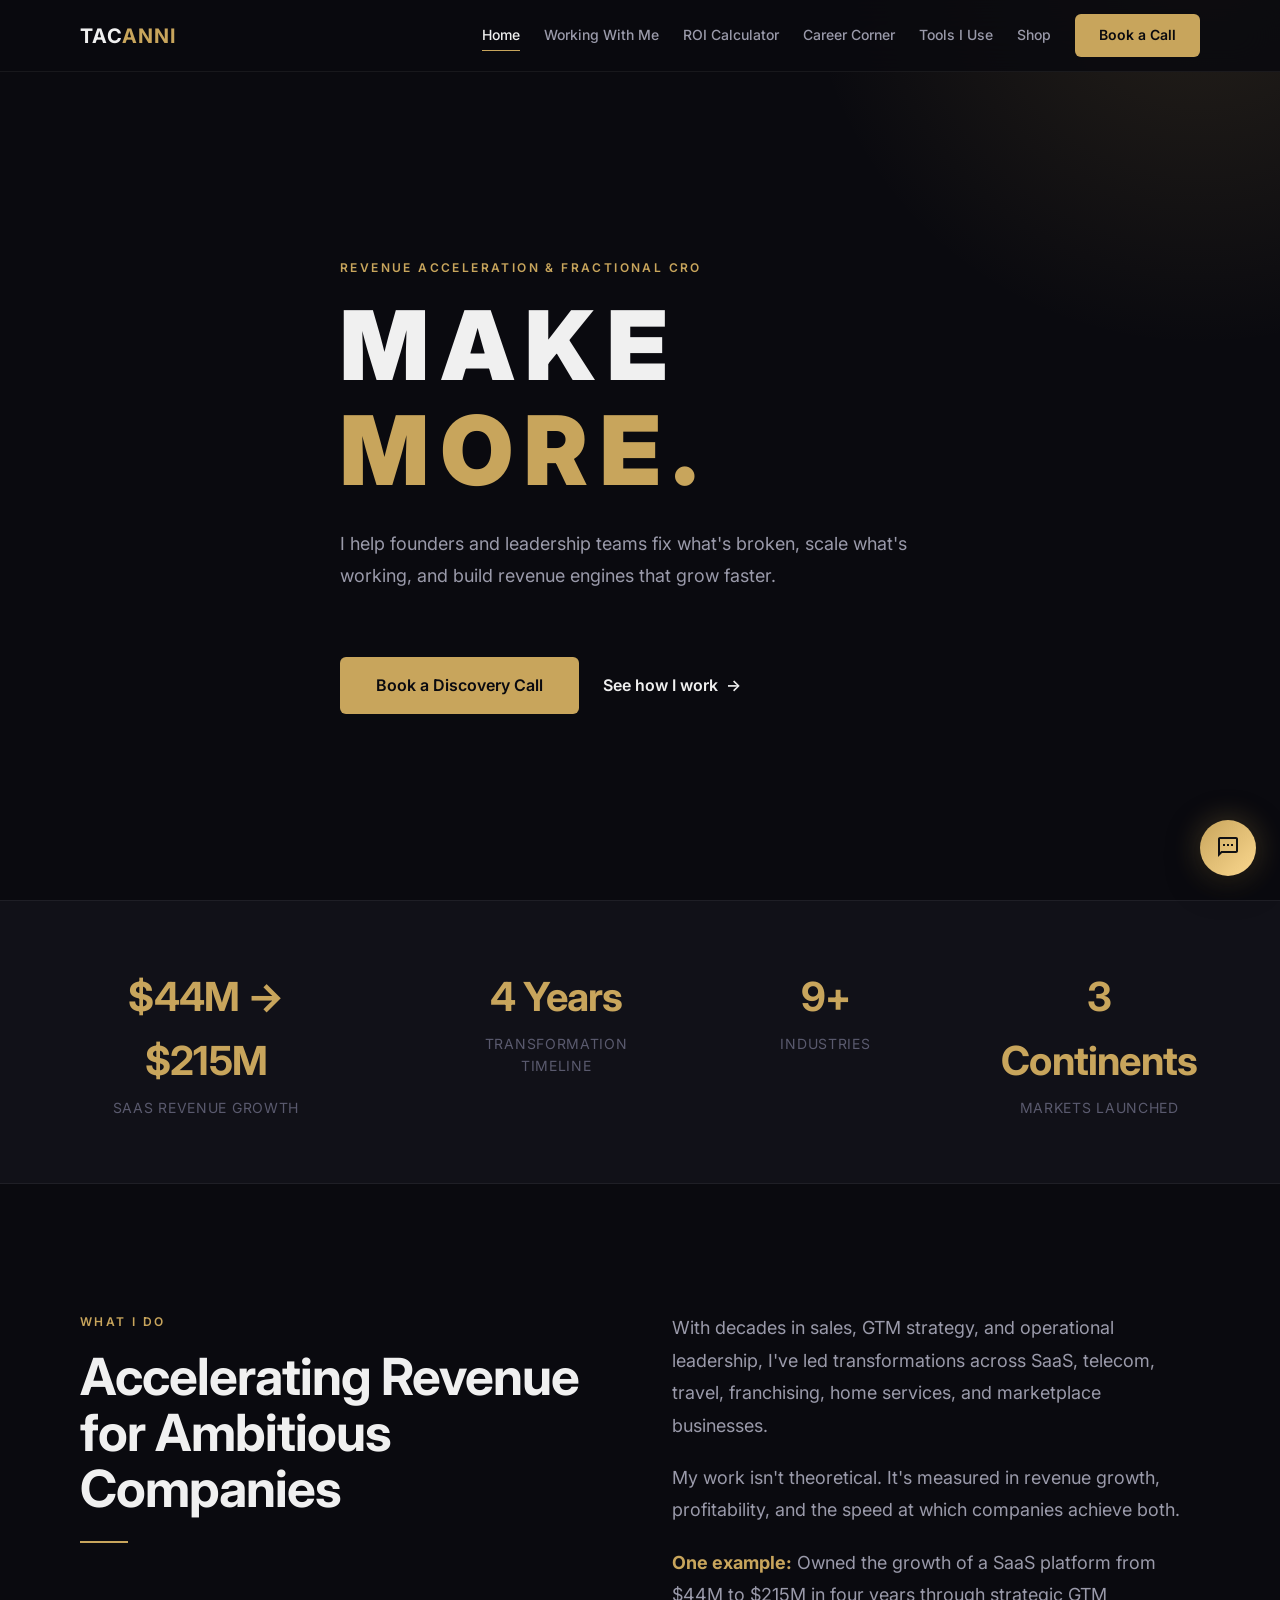
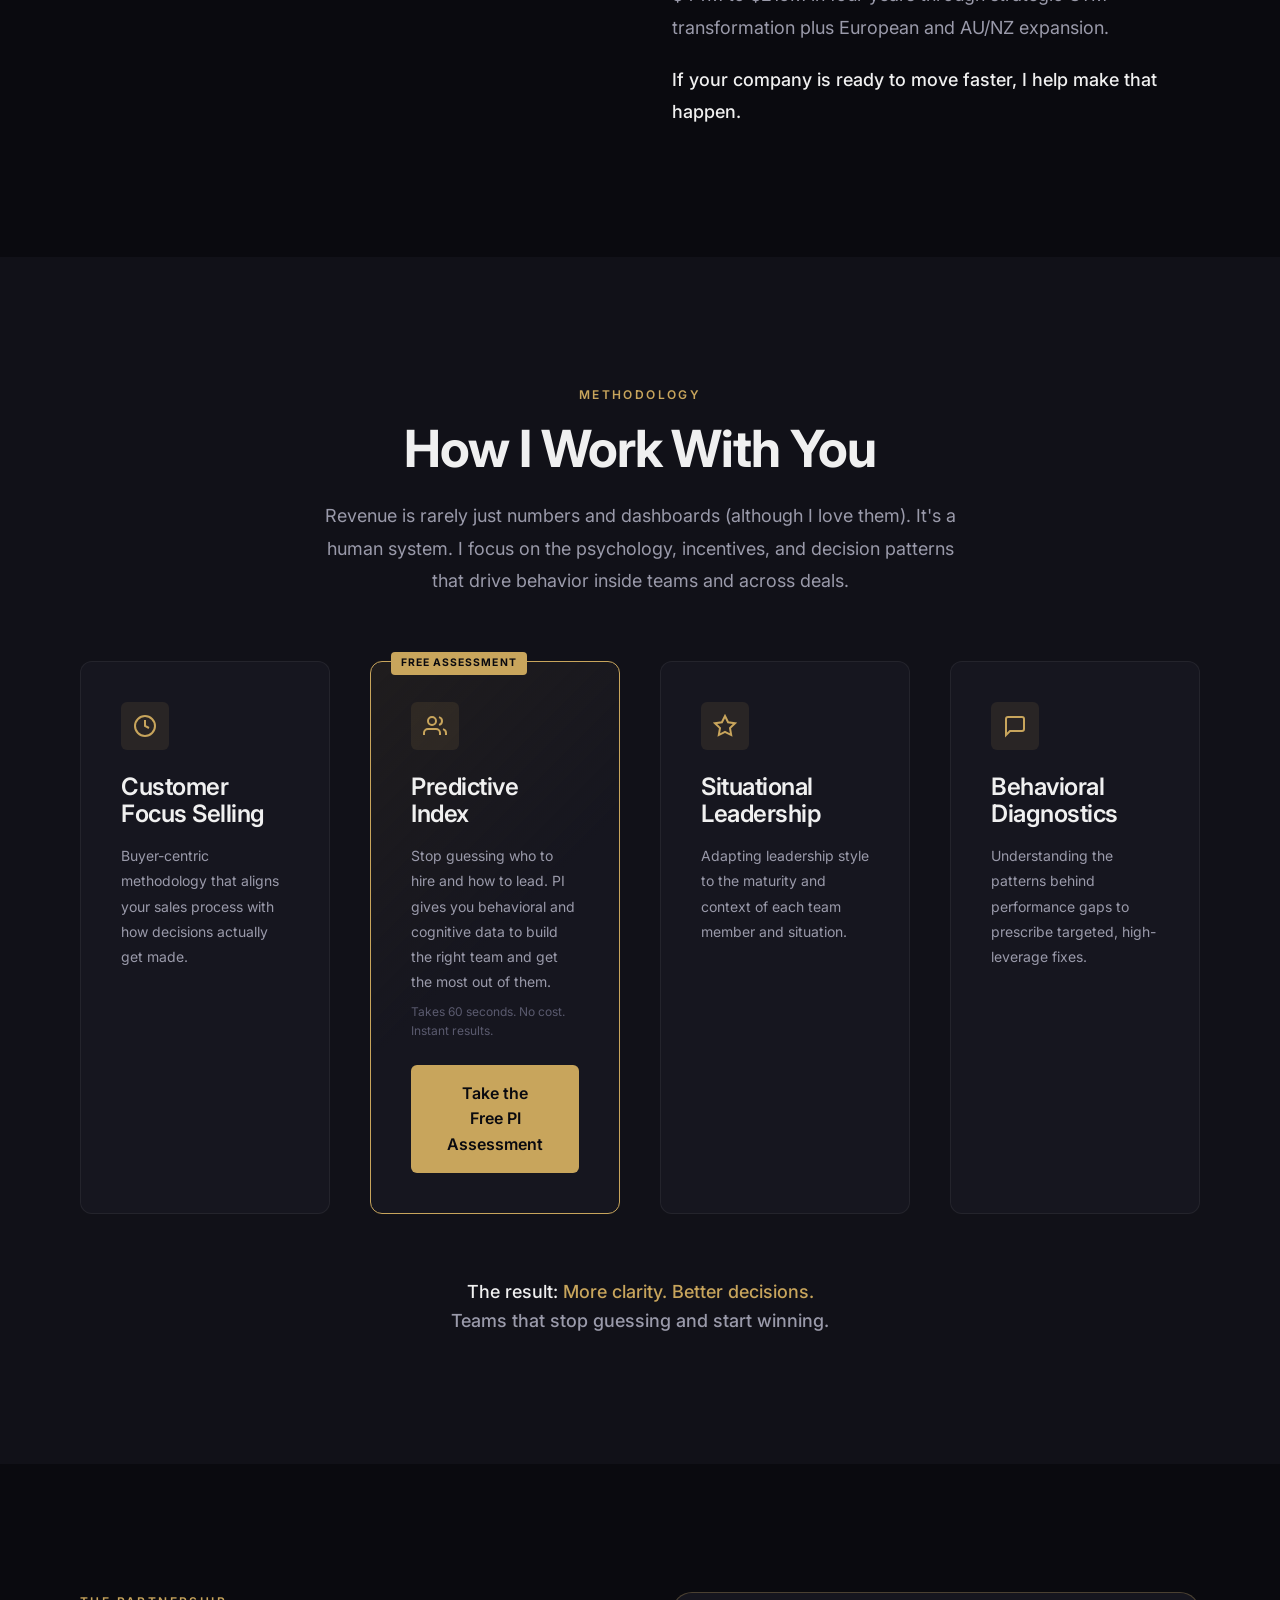
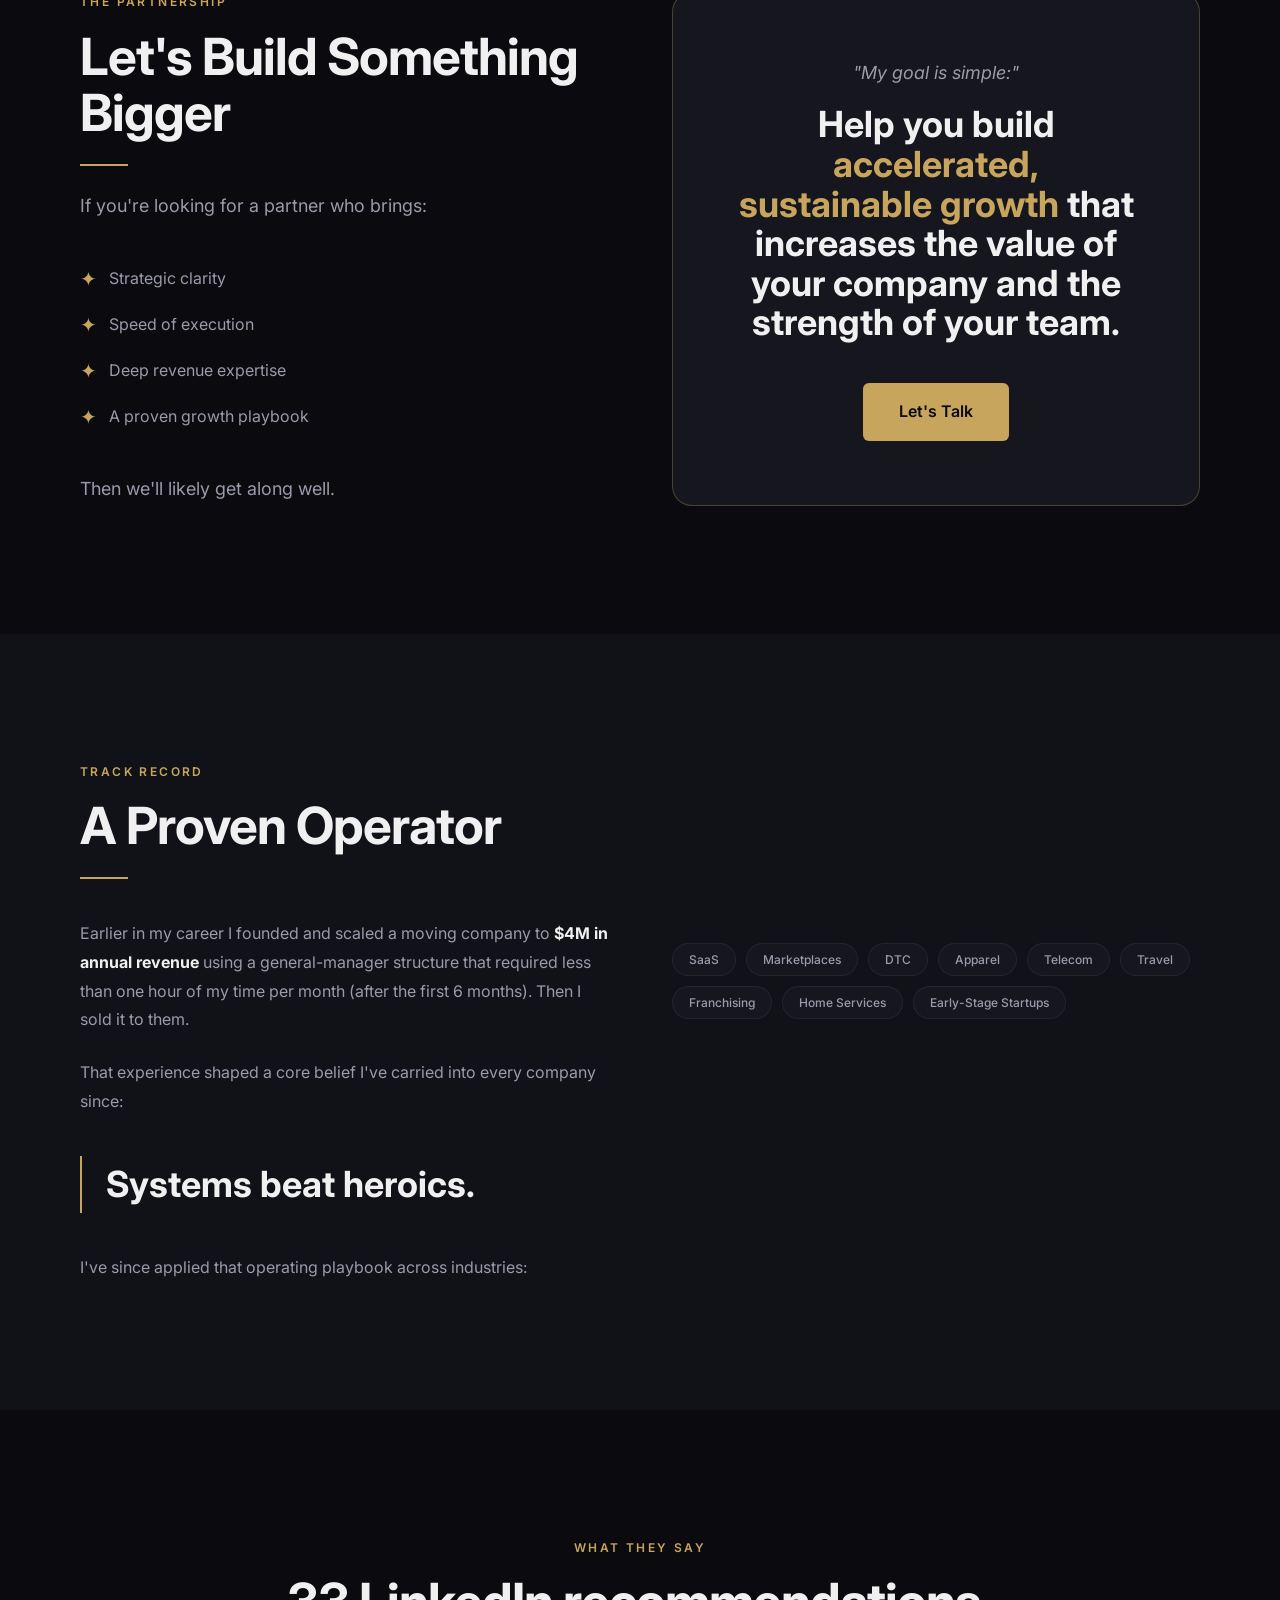
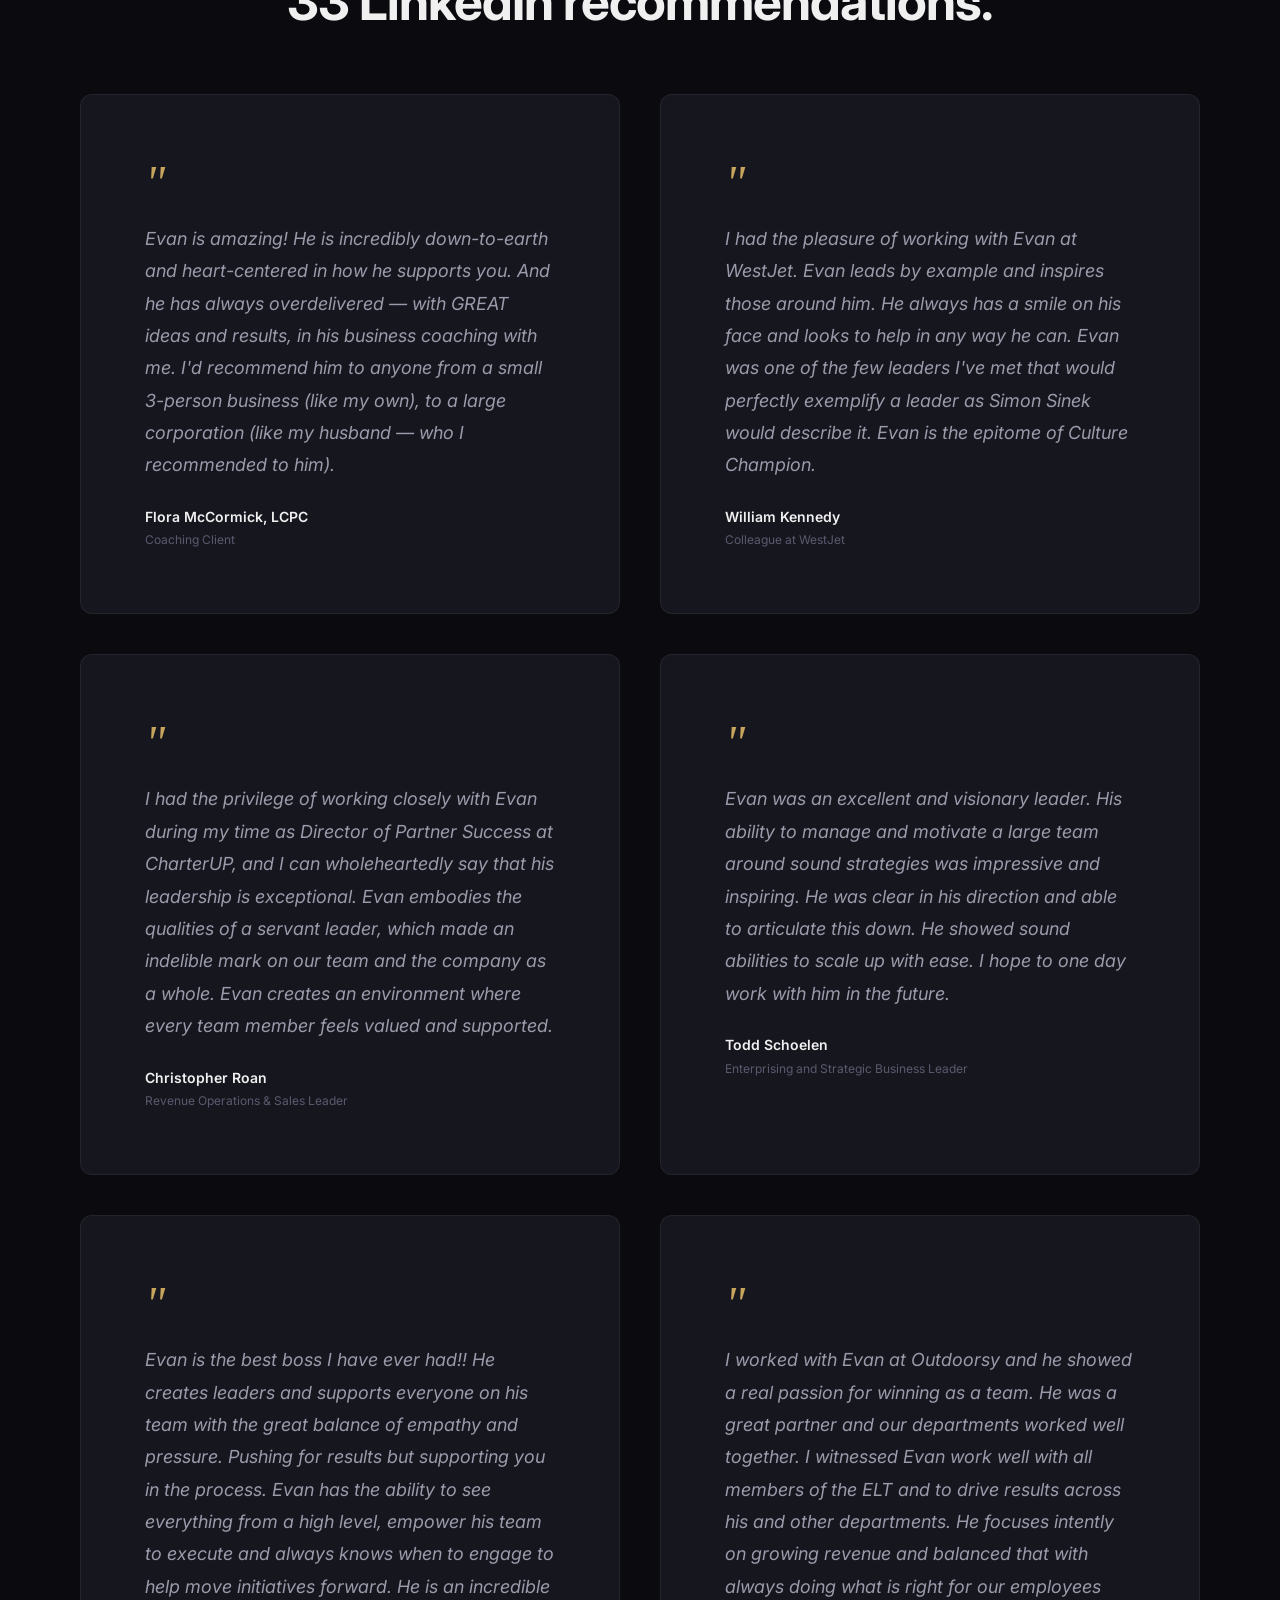
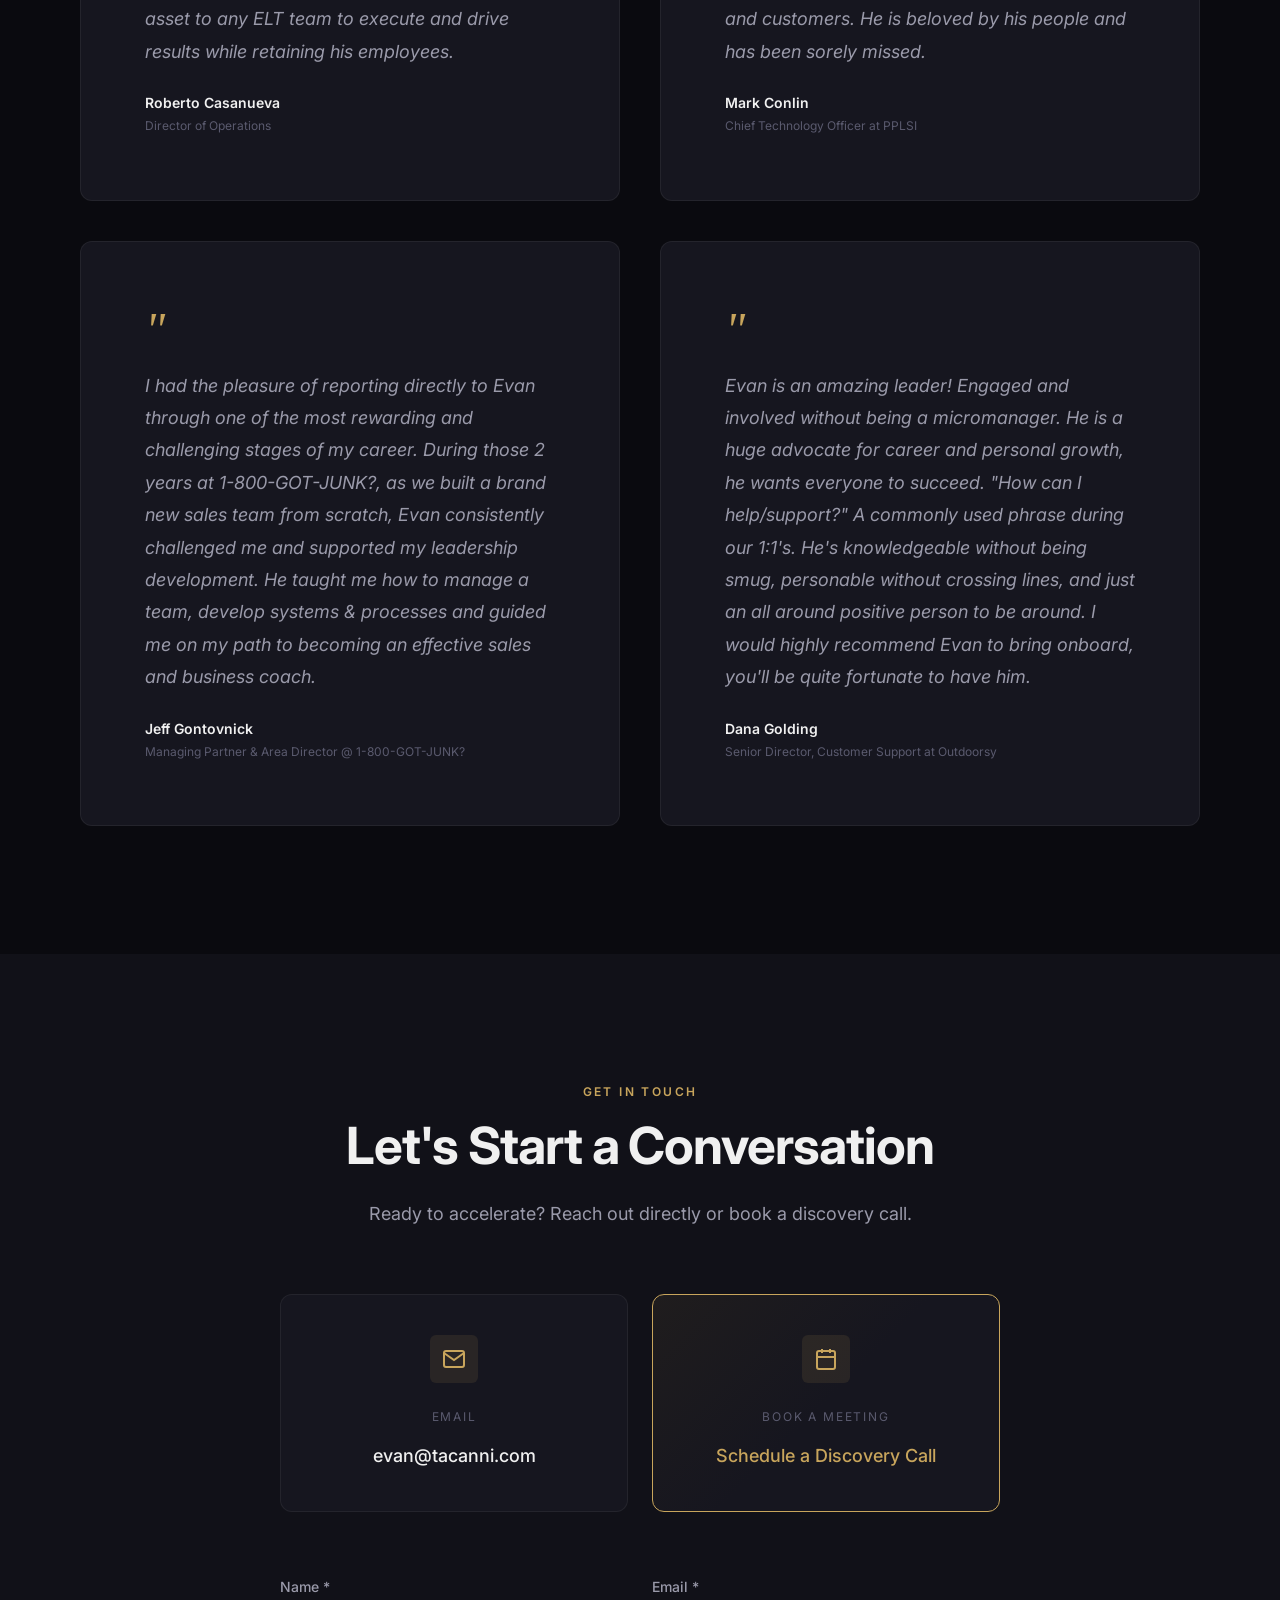
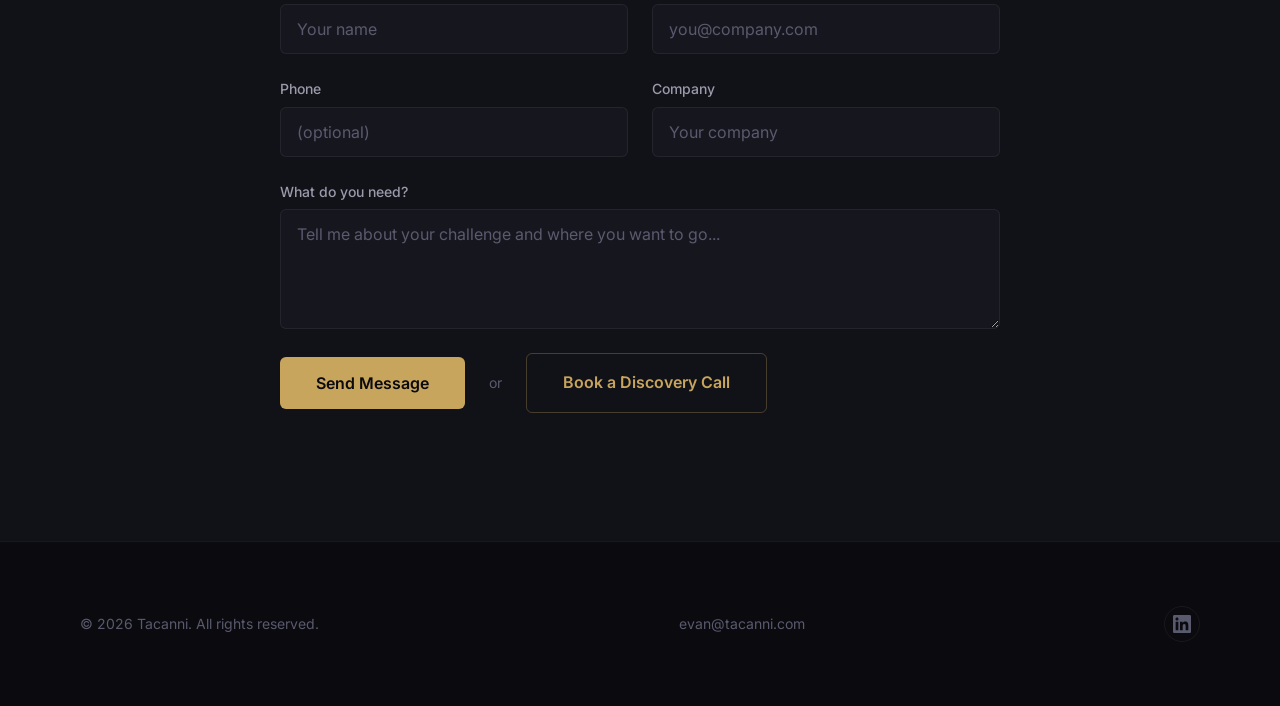
<file: index.html>
<!DOCTYPE html>
<html lang="en">
<head>
  <meta charset="UTF-8">
  <meta name="viewport" content="width=device-width, initial-scale=1.0">
  <title>Tacanni — Revenue Acceleration & Fractional CRO</title>
  <meta name="description" content="Tacanni helps founders and leadership teams accelerate revenue, fix GTM strategy, and build scalable growth engines. Led by Evan Hopkins — proven operator across 9+ industries.">
  <meta property="og:title" content="Tacanni — Revenue Acceleration & Fractional CRO">
  <meta property="og:description" content="Helping ambitious companies scale revenue faster. Fractional CRO, GTM strategy, and sales leadership from a proven operator.">
  <meta property="og:type" content="website">
  <meta property="og:url" content="https://www.tacanni.com">
  <meta name="robots" content="index, follow">
  <link rel="canonical" href="https://www.tacanni.com">
  <link rel="stylesheet" href="css/styles.css">

  <!-- Structured Data: Organization + Person + ProfessionalService -->
  <script type="application/ld+json">
  {
    "@context": "https://schema.org",
    "@graph": [
      {
        "@type": "Organization",
        "@id": "https://www.tacanni.com/#organization",
        "name": "Tacanni",
        "url": "https://www.tacanni.com",
        "description": "Revenue acceleration and fractional CRO services for ambitious companies. GTM strategy, sales leadership, and operational transformation.",
        "email": "evan@tacanni.com",
        "founder": { "@id": "https://www.tacanni.com/#person" },
        "sameAs": [
          "https://www.linkedin.com/in/evancbhopkins/"
        ]
      },
      {
        "@type": "Person",
        "@id": "https://www.tacanni.com/#person",
        "name": "Evan Hopkins",
        "jobTitle": "Fractional CRO & Revenue Acceleration Consultant",
        "url": "https://www.tacanni.com",
        "email": "evan@tacanni.com",
        "description": "Proven operator across 9+ industries. Led SaaS revenue growth from $44M to $215M. Fractional CRO, GTM strategy, and sales leadership.",
        "knowsAbout": [
          "Revenue Acceleration",
          "Go-to-Market Strategy",
          "Sales Leadership",
          "Fractional CRO",
          "SaaS Growth",
          "Team Building",
          "Predictive Index",
          "Customer Focus Selling",
          "Situational Leadership"
        ],
        "sameAs": [
          "https://www.linkedin.com/in/evancbhopkins/",
          "https://substack.com/@evanhop"
        ],
        "worksFor": { "@id": "https://www.tacanni.com/#organization" }
      },
      {
        "@type": "ProfessionalService",
        "@id": "https://www.tacanni.com/#service",
        "name": "Tacanni Revenue Acceleration",
        "provider": { "@id": "https://www.tacanni.com/#person" },
        "url": "https://www.tacanni.com/working-with-me.html",
        "description": "Fractional CRO, 8-Week Revenue Boost, Sales Training, and Team Optimization services for growth-stage companies.",
        "areaServed": "Worldwide",
        "hasOfferCatalog": {
          "@type": "OfferCatalog",
          "name": "Consulting Services",
          "itemListElement": [
            {
              "@type": "Offer",
              "itemOffered": {
                "@type": "Service",
                "name": "8-Week Revenue Boost",
                "description": "Rapid sales performance improvement through data and people-driven diagnosis and system implementation."
              }
            },
            {
              "@type": "Offer",
              "itemOffered": {
                "@type": "Service",
                "name": "Fractional CRO",
                "description": "Executive-level revenue leadership without full-time overhead for growth-stage companies ($5M–$50M)."
              }
            },
            {
              "@type": "Offer",
              "itemOffered": {
                "@type": "Service",
                "name": "Unlock Your Team",
                "description": "Attract, onboard, and maximize team performance using behavioral data and Predictive Index."
              }
            },
            {
              "@type": "Offer",
              "itemOffered": {
                "@type": "Service",
                "name": "Sales Training Reboot",
                "description": "Modernize sales methodology and process to dominate your industry with a highly engaged team."
              }
            }
          ]
        }
      },
      {
        "@type": "WebSite",
        "@id": "https://www.tacanni.com/#website",
        "name": "Tacanni",
        "url": "https://www.tacanni.com",
        "publisher": { "@id": "https://www.tacanni.com/#organization" }
      }
    ]
  }
  </script>
</head>
<body>

  <!-- Navigation -->
  <nav class="nav" id="nav">
    <div class="nav__inner">
      <a href="index.html" class="nav__logo">Tac<span>anni</span></a>
      <div class="nav__links" id="navLinks">
        <a href="index.html" class="nav__link active">Home</a>
        <a href="working-with-me.html" class="nav__link">Working With Me</a>
        <a href="gtm-roi-calculator.html" class="nav__link">ROI Calculator</a>
        <a href="career-corner.html" class="nav__link">Career Corner</a>
        <a href="tools.html" class="nav__link">Tools I Use</a>
        <a href="https://tacanni.myshopify.com/" class="nav__link" target="_blank" rel="noopener">Shop</a>
        <a href="https://app.reclaim.ai/m/evan-tacanni/quick-meeting" class="nav__cta" target="_blank" rel="noopener">Book a Call</a>
      </div>
      <button class="nav__toggle" id="navToggle" aria-label="Toggle navigation">
        <span></span><span></span><span></span>
      </button>
    </div>
  </nav>

  <!-- Hero -->
  <section class="hero" id="hero">
    <div class="hero__bg"></div>
    <div class="hero__content">
      <p class="section-label reveal">Revenue Acceleration & Fractional CRO</p>
      <h1 class="hero-title reveal reveal-delay-1">Make<br><span class="gold">More.</span></h1>
      <p class="hero__subtitle reveal reveal-delay-2">
        I help founders and leadership teams fix what's broken, scale what's working, and build revenue engines that grow faster.
      </p>
      <div class="hero__cta-group reveal reveal-delay-3">
        <a href="https://app.reclaim.ai/m/evan-tacanni/quick-meeting" class="btn btn--primary" target="_blank" rel="noopener">
          Book a Discovery Call
        </a>
        <a href="#about" class="btn btn--ghost">
          See how I work <span class="arrow">→</span>
        </a>
      </div>
    </div>
  </section>

  <!-- Metrics Bar -->
  <section class="metrics">
    <div class="metrics__inner">
      <div class="metric reveal">
        <div class="metric__value">$44M → $215M</div>
        <div class="metric__label">SaaS Revenue Growth</div>
      </div>
      <div class="metric reveal reveal-delay-1">
        <div class="metric__value">4 Years</div>
        <div class="metric__label">Transformation Timeline</div>
      </div>
      <div class="metric reveal reveal-delay-2">
        <div class="metric__value">9+</div>
        <div class="metric__label">Industries</div>
      </div>
      <div class="metric reveal reveal-delay-3">
        <div class="metric__value">3 Continents</div>
        <div class="metric__label">Markets Launched</div>
      </div>
    </div>
  </section>

  <!-- About / Revenue Acceleration -->
  <section class="section" id="about">
    <div class="container">
      <div class="grid-2" style="align-items: start; gap: 4rem;">
        <div>
          <p class="section-label reveal">What I Do</p>
          <h2 class="section-title reveal reveal-delay-1">Accelerating Revenue for Ambitious Companies</h2>
          <div class="divider reveal reveal-delay-1"></div>
        </div>
        <div>
          <p class="section-subtitle reveal reveal-delay-2" style="max-width: none;">
            With decades in sales, GTM strategy, and operational leadership, I've led transformations across SaaS, telecom, travel, franchising, home services, and marketplace businesses.
          </p>
          <p class="section-subtitle reveal reveal-delay-2" style="max-width: none; margin-top: 1.25rem;">
            My work isn't theoretical. It's measured in revenue growth, profitability, and the speed at which companies achieve both.
          </p>
          <p class="section-subtitle reveal reveal-delay-3" style="max-width: none; margin-top: 1.25rem;">
            <strong style="color: var(--gold);">One example:</strong> Owned the growth of a SaaS platform from $44M to $215M in four years through strategic GTM transformation plus European and AU/NZ expansion.
          </p>
          <p class="section-subtitle reveal reveal-delay-3" style="max-width: none; margin-top: 1.25rem; color: var(--text-primary); font-weight: 500;">
            If your company is ready to move faster, I help make that happen.
          </p>
        </div>
      </div>
    </div>
  </section>

  <!-- How I Work -->
  <section class="section" id="how" style="background: var(--bg-secondary);">
    <div class="container">
      <div style="text-align: center; max-width: 700px; margin: 0 auto var(--space-xl);">
        <p class="section-label reveal">Methodology</p>
        <h2 class="section-title reveal reveal-delay-1">How I Work With You</h2>
        <p class="section-subtitle reveal reveal-delay-2" style="margin: 0 auto;">
          Revenue is rarely just numbers and dashboards (although I love them). It's a human system. I focus on the psychology, incentives, and decision patterns that drive behavior inside teams and across deals.
        </p>
      </div>

      <div class="grid-4 reveal reveal-delay-3">
        <div class="card">
          <div class="card__icon">
            <svg width="24" height="24" viewBox="0 0 24 24" fill="none" stroke="currentColor" stroke-width="2">
              <circle cx="12" cy="12" r="10"/><path d="M12 6v6l4 2"/>
            </svg>
          </div>
          <h3 class="card__title">Customer Focus Selling</h3>
          <p class="card__text">Buyer-centric methodology that aligns your sales process with how decisions actually get made.</p>
        </div>

        <div class="card" style="border: 1px solid var(--gold); position: relative; overflow: visible; background: linear-gradient(135deg, rgba(200,165,92,0.08) 0%, var(--bg-card) 50%);">
          <span style="position: absolute; top: -10px; left: 20px; background: var(--gold); color: var(--bg-primary); font-size: 0.65rem; font-weight: 700; text-transform: uppercase; letter-spacing: 0.1em; padding: 3px 10px; border-radius: 4px; z-index: 1;">Free Assessment</span>
          <div class="card__icon" style="color: var(--gold);">
            <svg width="24" height="24" viewBox="0 0 24 24" fill="none" stroke="currentColor" stroke-width="2">
              <path d="M17 21v-2a4 4 0 0 0-4-4H5a4 4 0 0 0-4 4v2"/><circle cx="9" cy="7" r="4"/><path d="M23 21v-2a4 4 0 0 0-3-3.87"/><path d="M16 3.13a4 4 0 0 1 0 7.75"/>
            </svg>
          </div>
          <h3 class="card__title">Predictive Index</h3>
          <p class="card__text">Stop guessing who to hire and how to lead. PI gives you behavioral and cognitive data to build the right team and get the most out of them.</p>
          <p style="color: var(--text-muted); font-size: var(--fs-xs); margin-top: var(--space-xs);">Takes 60 seconds. No cost. Instant results.</p>
          <a href="https://assessment.predictiveindex.com/bo/02ES/TacanniTryPI" class="btn btn--primary" style="margin-top: var(--space-md); width: 100%; text-align: center;" target="_blank" rel="noopener">Take the Free PI Assessment</a>
        </div>

        <div class="card">
          <div class="card__icon">
            <svg width="24" height="24" viewBox="0 0 24 24" fill="none" stroke="currentColor" stroke-width="2">
              <polygon points="12 2 15.09 8.26 22 9.27 17 14.14 18.18 21.02 12 17.77 5.82 21.02 7 14.14 2 9.27 8.91 8.26 12 2"/>
            </svg>
          </div>
          <h3 class="card__title">Situational Leadership</h3>
          <p class="card__text">Adapting leadership style to the maturity and context of each team member and situation.</p>
        </div>

        <div class="card">
          <div class="card__icon">
            <svg width="24" height="24" viewBox="0 0 24 24" fill="none" stroke="currentColor" stroke-width="2">
              <path d="M21 15a2 2 0 0 1-2 2H7l-4 4V5a2 2 0 0 1 2-2h14a2 2 0 0 1 2 2z"/>
            </svg>
          </div>
          <h3 class="card__title">Behavioral Diagnostics</h3>
          <p class="card__text">Understanding the patterns behind performance gaps to prescribe targeted, high-leverage fixes.</p>
        </div>
      </div>

      <div class="reveal" style="text-align: center; margin-top: var(--space-xl);">
        <p style="font-size: var(--fs-body-lg); color: var(--text-primary); font-weight: var(--fw-medium);">
          The result: <span style="color: var(--gold);">More clarity. Better decisions.</span><br>
          <span style="color: var(--text-secondary);">Teams that stop guessing and start winning.</span>
        </p>
      </div>
    </div>
  </section>

  <!-- Build Something Bigger -->
  <section class="section" id="value">
    <div class="container">
      <div class="grid-2" style="align-items: center; gap: 4rem;">
        <div>
          <p class="section-label reveal">The Partnership</p>
          <h2 class="section-title reveal reveal-delay-1">Let's Build Something Bigger</h2>
          <div class="divider reveal reveal-delay-1"></div>
          <p class="section-subtitle reveal reveal-delay-2" style="max-width: none; margin-bottom: var(--space-lg);">
            If you're looking for a partner who brings:
          </p>
          <ul class="reveal reveal-delay-2" style="display: flex; flex-direction: column; gap: 14px;">
            <li style="display: flex; align-items: center; gap: 12px; color: var(--text-secondary);">
              <span style="color: var(--gold); font-size: 1.25rem;">✦</span> Strategic clarity
            </li>
            <li style="display: flex; align-items: center; gap: 12px; color: var(--text-secondary);">
              <span style="color: var(--gold); font-size: 1.25rem;">✦</span> Speed of execution
            </li>
            <li style="display: flex; align-items: center; gap: 12px; color: var(--text-secondary);">
              <span style="color: var(--gold); font-size: 1.25rem;">✦</span> Deep revenue expertise
            </li>
            <li style="display: flex; align-items: center; gap: 12px; color: var(--text-secondary);">
              <span style="color: var(--gold); font-size: 1.25rem;">✦</span> A proven growth playbook
            </li>
          </ul>
          <p class="section-subtitle reveal reveal-delay-3" style="max-width: none; margin-top: var(--space-lg);">
            Then we'll likely get along well.
          </p>
        </div>
        <div class="reveal reveal-delay-2" style="background: var(--bg-card); border: 1px solid var(--border-gold); border-radius: var(--radius-lg); padding: var(--space-xl); text-align: center;">
          <p style="font-size: var(--fs-body-lg); color: var(--text-secondary); line-height: var(--lh-relaxed); font-style: italic;">
            "My goal is simple:"
          </p>
          <p style="font-size: var(--fs-h2); font-weight: var(--fw-bold); color: var(--text-primary); margin-top: var(--space-sm); line-height: var(--lh-tight);">
            Help you build <span style="color: var(--gold);">accelerated, sustainable growth</span> that increases the value of your company and the strength of your team.
          </p>
          <a href="https://app.reclaim.ai/m/evan-tacanni/quick-meeting" class="btn btn--primary" style="margin-top: var(--space-lg);" target="_blank" rel="noopener">
            Let's Talk
          </a>
        </div>
      </div>
    </div>
  </section>

  <!-- Proven Operator -->
  <section class="section" id="operator" style="background: var(--bg-secondary);">
    <div class="container">
      <div style="max-width: 700px;">
        <p class="section-label reveal">Track Record</p>
        <h2 class="section-title reveal reveal-delay-1">A Proven Operator</h2>
        <div class="divider reveal reveal-delay-1"></div>
      </div>

      <div class="grid-2 reveal reveal-delay-2" style="align-items: start; gap: 4rem; margin-top: var(--space-lg);">
        <div>
          <p style="color: var(--text-secondary); line-height: var(--lh-relaxed); margin-bottom: var(--space-md);">
            Earlier in my career I founded and scaled a moving company to <strong style="color: var(--text-primary);">$4M in annual revenue</strong> using a general-manager structure that required less than one hour of my time per month (after the first 6 months). Then I sold it to them.
          </p>
          <p style="color: var(--text-secondary); line-height: var(--lh-relaxed); margin-bottom: var(--space-md);">
            That experience shaped a core belief I've carried into every company since:
          </p>
          <blockquote style="border-left: 2px solid var(--gold); padding-left: var(--space-md); margin: var(--space-lg) 0;">
            <p style="font-size: var(--fs-h2); font-weight: var(--fw-bold); color: var(--text-primary);">
              Systems beat heroics.
            </p>
          </blockquote>
          <p style="color: var(--text-secondary); line-height: var(--lh-relaxed);">
            I've since applied that operating playbook across industries:
          </p>
        </div>

        <div class="tag-list" style="align-content: start;">
          <span class="tag">SaaS</span>
          <span class="tag">Marketplaces</span>
          <span class="tag">DTC</span>
          <span class="tag">Apparel</span>
          <span class="tag">Telecom</span>
          <span class="tag">Travel</span>
          <span class="tag">Franchising</span>
          <span class="tag">Home Services</span>
          <span class="tag">Early-Stage Startups</span>
        </div>
      </div>
    </div>
  </section>

  <!-- Testimonials -->
  <section class="section" id="testimonials">
    <div class="container">
      <div style="text-align: center; margin-bottom: var(--space-xl);">
        <p class="section-label reveal">What They Say</p>
        <h2 class="section-title reveal reveal-delay-1">33 LinkedIn recommendations.</h2>
      </div>

      <div class="grid-2 reveal reveal-delay-2">
        <div class="testimonial">
          <p class="testimonial__quote">
            Evan is amazing! He is incredibly down-to-earth and heart-centered in how he supports you. And he has always overdelivered — with GREAT ideas and results, in his business coaching with me. I'd recommend him to anyone from a small 3-person business (like my own), to a large corporation (like my husband — who I recommended to him).
          </p>
          <p class="testimonial__author">Flora McCormick, LCPC</p>
          <p class="testimonial__role">Coaching Client</p>
        </div>

        <div class="testimonial">
          <p class="testimonial__quote">
            I had the pleasure of working with Evan at WestJet. Evan leads by example and inspires those around him. He always has a smile on his face and looks to help in any way he can. Evan was one of the few leaders I've met that would perfectly exemplify a leader as Simon Sinek would describe it. Evan is the epitome of Culture Champion.
          </p>
          <p class="testimonial__author">William Kennedy</p>
          <p class="testimonial__role">Colleague at WestJet</p>
        </div>
      </div>

      <div class="grid-2 reveal reveal-delay-2" style="margin-top: var(--space-lg);">
        <div class="testimonial">
          <p class="testimonial__quote">
            I had the privilege of working closely with Evan during my time as Director of Partner Success at CharterUP, and I can wholeheartedly say that his leadership is exceptional. Evan embodies the qualities of a servant leader, which made an indelible mark on our team and the company as a whole. Evan creates an environment where every team member feels valued and supported.
          </p>
          <p class="testimonial__author">Christopher Roan</p>
          <p class="testimonial__role">Revenue Operations & Sales Leader</p>
        </div>

        <div class="testimonial">
          <p class="testimonial__quote">
            Evan was an excellent and visionary leader. His ability to manage and motivate a large team around sound strategies was impressive and inspiring. He was clear in his direction and able to articulate this down. He showed sound abilities to scale up with ease. I hope to one day work with him in the future.
          </p>
          <p class="testimonial__author">Todd Schoelen</p>
          <p class="testimonial__role">Enterprising and Strategic Business Leader</p>
        </div>
      </div>

      <div class="grid-2 reveal reveal-delay-2" style="margin-top: var(--space-lg);">
        <div class="testimonial">
          <p class="testimonial__quote">
            Evan is the best boss I have ever had!! He creates leaders and supports everyone on his team with the great balance of empathy and pressure. Pushing for results but supporting you in the process. Evan has the ability to see everything from a high level, empower his team to execute and always knows when to engage to help move initiatives forward. He is an incredible asset to any ELT team to execute and drive results while retaining his employees.
          </p>
          <p class="testimonial__author">Roberto Casanueva</p>
          <p class="testimonial__role">Director of Operations</p>
        </div>

        <div class="testimonial">
          <p class="testimonial__quote">
            I worked with Evan at Outdoorsy and he showed a real passion for winning as a team. He was a great partner and our departments worked well together. I witnessed Evan work well with all members of the ELT and to drive results across his and other departments. He focuses intently on growing revenue and balanced that with always doing what is right for our employees and customers. He is beloved by his people and has been sorely missed.
          </p>
          <p class="testimonial__author">Mark Conlin</p>
          <p class="testimonial__role">Chief Technology Officer at PPLSI</p>
        </div>
      </div>

      <div class="grid-2 reveal reveal-delay-2" style="margin-top: var(--space-lg);">
        <div class="testimonial">
          <p class="testimonial__quote">
            I had the pleasure of reporting directly to Evan through one of the most rewarding and challenging stages of my career. During those 2 years at 1-800-GOT-JUNK?, as we built a brand new sales team from scratch, Evan consistently challenged me and supported my leadership development. He taught me how to manage a team, develop systems & processes and guided me on my path to becoming an effective sales and business coach.
          </p>
          <p class="testimonial__author">Jeff Gontovnick</p>
          <p class="testimonial__role">Managing Partner & Area Director @ 1-800-GOT-JUNK?</p>
        </div>

        <div class="testimonial">
          <p class="testimonial__quote">
            Evan is an amazing leader! Engaged and involved without being a micromanager. He is a huge advocate for career and personal growth, he wants everyone to succeed. "How can I help/support?" A commonly used phrase during our 1:1's. He's knowledgeable without being smug, personable without crossing lines, and just an all around positive person to be around. I would highly recommend Evan to bring onboard, you'll be quite fortunate to have him.
          </p>
          <p class="testimonial__author">Dana Golding</p>
          <p class="testimonial__role">Senior Director, Customer Support at Outdoorsy</p>
        </div>
      </div>
    </div>
  </section>

  <!-- Contact -->
  <section class="section" id="contact" style="background: var(--bg-secondary);">
    <div class="container container--narrow">
      <div style="text-align: center; margin-bottom: var(--space-xl);">
        <p class="section-label reveal">Get In Touch</p>
        <h2 class="section-title reveal reveal-delay-1">Let's Start a Conversation</h2>
        <p class="section-subtitle reveal reveal-delay-2" style="margin: 0 auto;">
          Ready to accelerate? Reach out directly or book a discovery call.
        </p>
      </div>

      <!-- Contact Quick Actions -->
      <div class="grid-2 reveal reveal-delay-2" style="margin-bottom: var(--space-xl); gap: var(--space-md);">
        <a href="mailto:evan@tacanni.com" class="card" style="text-align: center; text-decoration: none; border: 1px solid var(--border); padding: var(--space-lg); cursor: pointer;">
          <div class="card__icon" style="margin: 0 auto var(--space-md);">
            <svg width="24" height="24" viewBox="0 0 24 24" fill="none" stroke="currentColor" stroke-width="2">
              <path d="M4 4h16c1.1 0 2 .9 2 2v12c0 1.1-.9 2-2 2H4c-1.1 0-2-.9-2-2V6c0-1.1.9-2 2-2z"/><polyline points="22,6 12,13 2,6"/>
            </svg>
          </div>
          <p style="font-size: var(--fs-xs); text-transform: uppercase; letter-spacing: 0.15em; color: var(--text-muted); margin-bottom: var(--space-sm);">Email</p>
          <p style="font-size: var(--fs-body-lg); color: var(--text-primary); font-weight: var(--fw-medium);">evan@tacanni.com</p>
        </a>
        <a href="https://app.reclaim.ai/m/evan-tacanni/quick-meeting" target="_blank" rel="noopener" class="card" style="text-align: center; text-decoration: none; border: 1px solid var(--gold); padding: var(--space-lg); cursor: pointer; background: linear-gradient(135deg, rgba(200,165,92,0.08) 0%, var(--bg-card) 50%);">
          <div class="card__icon" style="margin: 0 auto var(--space-md); background: var(--gold-subtle); color: var(--gold);">
            <svg width="24" height="24" viewBox="0 0 24 24" fill="none" stroke="currentColor" stroke-width="2">
              <rect x="3" y="4" width="18" height="18" rx="2" ry="2"/><line x1="16" y1="2" x2="16" y2="6"/><line x1="8" y1="2" x2="8" y2="6"/><line x1="3" y1="10" x2="21" y2="10"/>
            </svg>
          </div>
          <p style="font-size: var(--fs-xs); text-transform: uppercase; letter-spacing: 0.15em; color: var(--text-muted); margin-bottom: var(--space-sm);">Book a Meeting</p>
          <p style="font-size: var(--fs-body-lg); color: var(--gold); font-weight: var(--fw-medium);">Schedule a Discovery Call</p>
        </a>
      </div>

      <form class="form reveal reveal-delay-3" id="contactForm" action="https://formsubmit.co/evan@tacanni.com" method="POST">
        <input type="hidden" name="_subject" value="New inquiry from tacanni.com">
        <input type="hidden" name="_captcha" value="false">
        <input type="hidden" name="_next" value="https://www.tacanni.com/index.html?submitted=true">
        <input type="text" name="_honey" style="display:none">
        <div class="form__row">
          <div class="form__group">
            <label class="form__label" for="name">Name *</label>
            <input class="form__input" type="text" id="name" name="name" placeholder="Your name" required>
          </div>
          <div class="form__group">
            <label class="form__label" for="email">Email *</label>
            <input class="form__input" type="email" id="email" name="email" placeholder="you@company.com" required>
          </div>
        </div>
        <div class="form__row">
          <div class="form__group">
            <label class="form__label" for="phone">Phone</label>
            <input class="form__input" type="tel" id="phone" name="phone" placeholder="(optional)">
          </div>
          <div class="form__group">
            <label class="form__label" for="company">Company</label>
            <input class="form__input" type="text" id="company" name="company" placeholder="Your company">
          </div>
        </div>
        <div class="form__group">
          <label class="form__label" for="message">What do you need?</label>
          <textarea class="form__textarea" id="message" name="message" placeholder="Tell me about your challenge and where you want to go..."></textarea>
        </div>
        <div style="display: flex; gap: var(--space-md); align-items: center; flex-wrap: wrap;">
          <button type="submit" class="btn btn--primary" id="submitBtn">Send Message</button>
          <span style="color: var(--text-muted); font-size: var(--fs-small);">or</span>
          <a href="https://app.reclaim.ai/m/evan-tacanni/quick-meeting" class="btn btn--outline" target="_blank" rel="noopener">Book a Discovery Call</a>
        </div>
        <p id="formStatus" style="display: none; margin-top: var(--space-sm); font-size: var(--fs-small);"></p>
      </form>
    </div>
  </section>

  <!-- Footer -->
  <footer class="footer">
    <div class="footer__inner">
      <p class="footer__copy">© 2026 Tacanni. All rights reserved.</p>
      <div class="footer__links">
        <a href="mailto:evan@tacanni.com" class="footer__link">evan@tacanni.com</a>
      </div>
      <div class="footer__social">
        <a href="https://www.linkedin.com/in/evancbhopkins/" target="_blank" rel="noopener" aria-label="LinkedIn">
          <svg width="18" height="18" viewBox="0 0 24 24" fill="currentColor">
            <path d="M20.447 20.452h-3.554v-5.569c0-1.328-.027-3.037-1.852-3.037-1.853 0-2.136 1.445-2.136 2.939v5.667H9.351V9h3.414v1.561h.046c.477-.9 1.637-1.85 3.37-1.85 3.601 0 4.267 2.37 4.267 5.455v6.286zM5.337 7.433c-1.144 0-2.063-.926-2.063-2.065 0-1.138.92-2.063 2.063-2.063 1.14 0 2.064.925 2.064 2.063 0 1.139-.925 2.065-2.064 2.065zm1.782 13.019H3.555V9h3.564v11.452zM22.225 0H1.771C.792 0 0 .774 0 1.729v20.542C0 23.227.792 24 1.771 24h20.451C23.2 24 24 23.227 24 22.271V1.729C24 .774 23.2 0 22.222 0h.003z"/>
          </svg>
        </a>
      </div>
    </div>
  </footer>

  <script src="js/main.js"></script>
<!-- AI Chatbot Widget -->
<link rel="stylesheet" href="css/chat-widget.css">
<script src="js/chat-widget.js"
  data-api-url="https://tacanni-chatbot.onrender.com"
  data-bot-name="Tacanni"
  data-accent-color="#C8A55C"
  data-position="bottom-right"
  data-welcome-message="Hi! I'm here to learn about your business and see if Evan can help. What brings you to Tacanni today?"
  data-theme="dark"
  data-bubble-icon="chat">
</script>
</body>
</html>
</file>
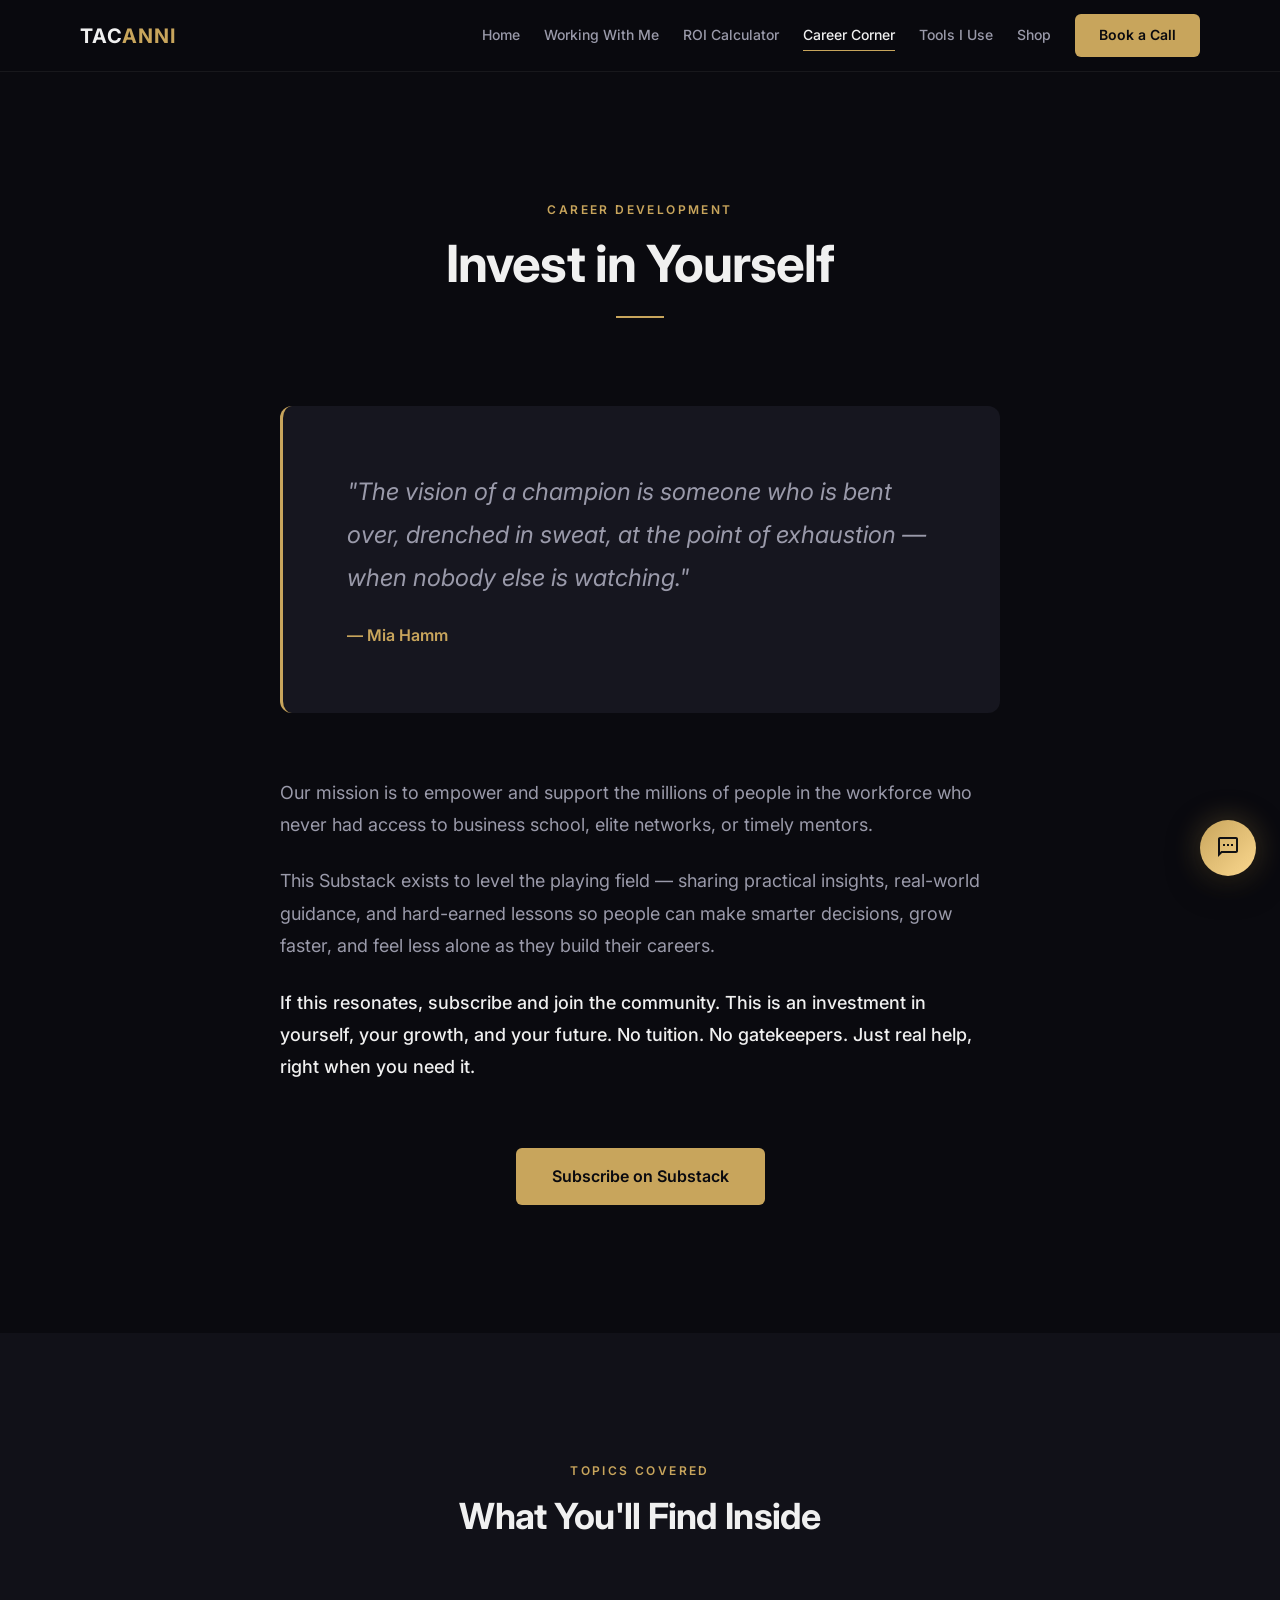
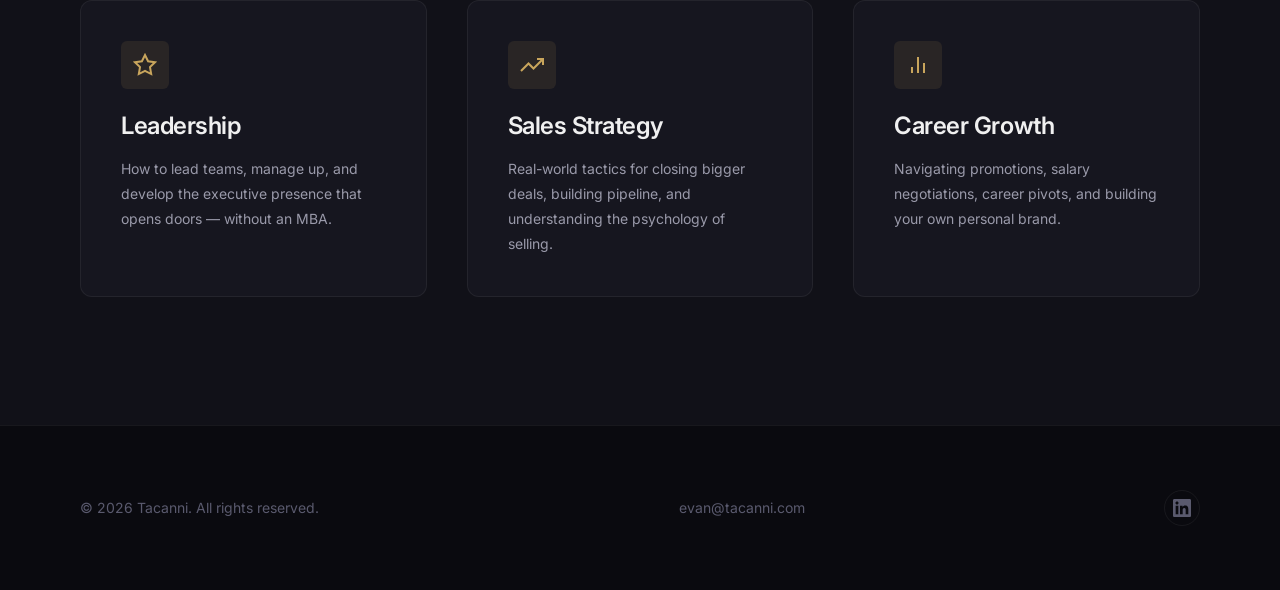
<file: career-corner.html>
<!DOCTYPE html>
<html lang="en">
<head>
  <meta charset="UTF-8">
  <meta name="viewport" content="width=device-width, initial-scale=1.0">
  <title>Career Corner — Tacanni</title>
  <meta name="description" content="Career Corner — Resources, mentoring, and insights for ambitious professionals looking to accelerate their career growth. By Evan Hopkins.">
  <meta property="og:title" content="Career Corner — Tacanni">
  <meta property="og:description" content="Practical insights and real-world guidance for professionals without elite networks or business school access.">
  <meta name="robots" content="index, follow">
  <link rel="canonical" href="https://www.tacanni.com/career-corner">
  <link rel="stylesheet" href="css/styles.css">

  <!-- Structured Data: Career Corner Page -->
  <script type="application/ld+json">
  {
    "@context": "https://schema.org",
    "@type": "WebPage",
    "name": "Career Corner — Tacanni",
    "description": "Practical insights and real-world guidance for professionals without elite networks or business school access. Leadership, sales, and career development content.",
    "url": "https://www.tacanni.com/career-corner.html",
    "isPartOf": { "@id": "https://www.tacanni.com/#website" },
    "author": { "@id": "https://www.tacanni.com/#person" },
    "breadcrumb": {
      "@type": "BreadcrumbList",
      "itemListElement": [
        { "@type": "ListItem", "position": 1, "name": "Home", "item": "https://www.tacanni.com/" },
        { "@type": "ListItem", "position": 2, "name": "Career Corner", "item": "https://www.tacanni.com/career-corner.html" }
      ]
    }
  }
  </script>
</head>
<body>

  <!-- Navigation -->
  <nav class="nav" id="nav">
    <div class="nav__inner">
      <a href="index.html" class="nav__logo">Tac<span>anni</span></a>
      <div class="nav__links" id="navLinks">
        <a href="index.html" class="nav__link">Home</a>
        <a href="working-with-me.html" class="nav__link">Working With Me</a>
        <a href="gtm-roi-calculator.html" class="nav__link">ROI Calculator</a>
        <a href="career-corner.html" class="nav__link active">Career Corner</a>
        <a href="tools.html" class="nav__link">Tools I Use</a>
        <a href="https://tacanni.myshopify.com/" class="nav__link" target="_blank" rel="noopener">Shop</a>
        <a href="https://app.reclaim.ai/m/evan-tacanni/quick-meeting" class="nav__cta" target="_blank" rel="noopener">Book a Call</a>
      </div>
      <button class="nav__toggle" id="navToggle" aria-label="Toggle navigation">
        <span></span><span></span><span></span>
      </button>
    </div>
  </nav>

  <!-- Hero -->
  <section class="section" style="padding-top: calc(var(--nav-height) + var(--space-3xl)); padding-bottom: var(--space-xl); text-align: center;">
    <div class="container container--narrow">
      <p class="section-label reveal">Career Development</p>
      <h1 class="section-title reveal reveal-delay-1" style="font-size: var(--fs-h1);">Invest in Yourself</h1>
      <div class="divider divider--center reveal reveal-delay-1"></div>
    </div>
  </section>

  <!-- Quote -->
  <section class="section" style="padding-top: 0; padding-bottom: var(--space-xl);">
    <div class="container container--narrow">
      <div class="reveal" style="background: var(--bg-card); border-left: 3px solid var(--gold); border-radius: var(--radius-md); padding: var(--space-xl);">
        <p style="font-size: var(--fs-h3); font-style: italic; color: var(--text-secondary); line-height: var(--lh-relaxed);">
          "The vision of a champion is someone who is bent over, drenched in sweat, at the point of exhaustion — when nobody else is watching."
        </p>
        <p style="margin-top: var(--space-md); color: var(--gold); font-weight: var(--fw-semibold);">— Mia Hamm</p>
      </div>
    </div>
  </section>

  <!-- Mission -->
  <section class="section" style="padding-top: 0;">
    <div class="container container--narrow">
      <div class="reveal">
        <p style="font-size: var(--fs-body-lg); color: var(--text-secondary); line-height: var(--lh-relaxed); margin-bottom: var(--space-md);">
          Our mission is to empower and support the millions of people in the workforce who never had access to business school, elite networks, or timely mentors.
        </p>
        <p style="font-size: var(--fs-body-lg); color: var(--text-secondary); line-height: var(--lh-relaxed); margin-bottom: var(--space-md);">
          This Substack exists to level the playing field — sharing practical insights, real-world guidance, and hard-earned lessons so people can make smarter decisions, grow faster, and feel less alone as they build their careers.
        </p>
        <p style="font-size: var(--fs-body-lg); color: var(--text-primary); font-weight: var(--fw-medium); line-height: var(--lh-relaxed);">
          If this resonates, subscribe and join the community. This is an investment in yourself, your growth, and your future. No tuition. No gatekeepers. Just real help, right when you need it.
        </p>
      </div>

      <div class="reveal reveal-delay-2" style="margin-top: var(--space-xl); text-align: center;">
        <a href="https://substack.com/@evanhop" class="btn btn--primary" target="_blank" rel="noopener">
          Subscribe on Substack
        </a>
      </div>
    </div>
  </section>

  <!-- Topics -->
  <section class="section" style="background: var(--bg-secondary);">
    <div class="container">
      <div style="text-align: center; margin-bottom: var(--space-xl);">
        <p class="section-label reveal">Topics Covered</p>
        <h2 class="section-title reveal reveal-delay-1" style="font-size: var(--fs-h2);">What You'll Find Inside</h2>
      </div>

      <div class="grid-3">
        <div class="card reveal">
          <div class="card__icon">
            <svg width="24" height="24" viewBox="0 0 24 24" fill="none" stroke="currentColor" stroke-width="2">
              <polygon points="12 2 15.09 8.26 22 9.27 17 14.14 18.18 21.02 12 17.77 5.82 21.02 7 14.14 2 9.27 8.91 8.26 12 2"/>
            </svg>
          </div>
          <h3 class="card__title">Leadership</h3>
          <p class="card__text">How to lead teams, manage up, and develop the executive presence that opens doors — without an MBA.</p>
        </div>

        <div class="card reveal reveal-delay-1">
          <div class="card__icon">
            <svg width="24" height="24" viewBox="0 0 24 24" fill="none" stroke="currentColor" stroke-width="2">
              <polyline points="23 6 13.5 15.5 8.5 10.5 1 18"/><polyline points="17 6 23 6 23 12"/>
            </svg>
          </div>
          <h3 class="card__title">Sales Strategy</h3>
          <p class="card__text">Real-world tactics for closing bigger deals, building pipeline, and understanding the psychology of selling.</p>
        </div>

        <div class="card reveal reveal-delay-2">
          <div class="card__icon">
            <svg width="24" height="24" viewBox="0 0 24 24" fill="none" stroke="currentColor" stroke-width="2">
              <path d="M18 20V10"/><path d="M12 20V4"/><path d="M6 20v-6"/>
            </svg>
          </div>
          <h3 class="card__title">Career Growth</h3>
          <p class="card__text">Navigating promotions, salary negotiations, career pivots, and building your own personal brand.</p>
        </div>
      </div>
    </div>
  </section>

  <!-- Footer -->
  <footer class="footer">
    <div class="footer__inner">
      <p class="footer__copy">© 2026 Tacanni. All rights reserved.</p>
      <div class="footer__links">
        <a href="mailto:evan@tacanni.com" class="footer__link">evan@tacanni.com</a>
      </div>
      <div class="footer__social">
        <a href="https://www.linkedin.com/in/evancbhopkins/" target="_blank" rel="noopener" aria-label="LinkedIn">
          <svg width="18" height="18" viewBox="0 0 24 24" fill="currentColor">
            <path d="M20.447 20.452h-3.554v-5.569c0-1.328-.027-3.037-1.852-3.037-1.853 0-2.136 1.445-2.136 2.939v5.667H9.351V9h3.414v1.561h.046c.477-.9 1.637-1.85 3.37-1.85 3.601 0 4.267 2.37 4.267 5.455v6.286zM5.337 7.433c-1.144 0-2.063-.926-2.063-2.065 0-1.138.92-2.063 2.063-2.063 1.14 0 2.064.925 2.064 2.063 0 1.139-.925 2.065-2.064 2.065zm1.782 13.019H3.555V9h3.564v11.452zM22.225 0H1.771C.792 0 0 .774 0 1.729v20.542C0 23.227.792 24 1.771 24h20.451C23.2 24 24 23.227 24 22.271V1.729C24 .774 23.2 0 22.222 0h.003z"/>
          </svg>
        </a>
      </div>
    </div>
  </footer>

  <script src="js/main.js"></script>
<!-- AI Chatbot Widget -->
<link rel="stylesheet" href="css/chat-widget.css">
<script src="js/chat-widget.js"
  data-api-url="https://tacanni-chatbot.onrender.com"
  data-bot-name="Tacanni"
  data-accent-color="#C8A55C"
  data-position="bottom-right"
  data-welcome-message="Hi! I'm here to learn about your business and see if Evan can help. What brings you to Tacanni today?"
  data-theme="dark"
  data-bubble-icon="chat">
</script>
</body>
</html>
</file>
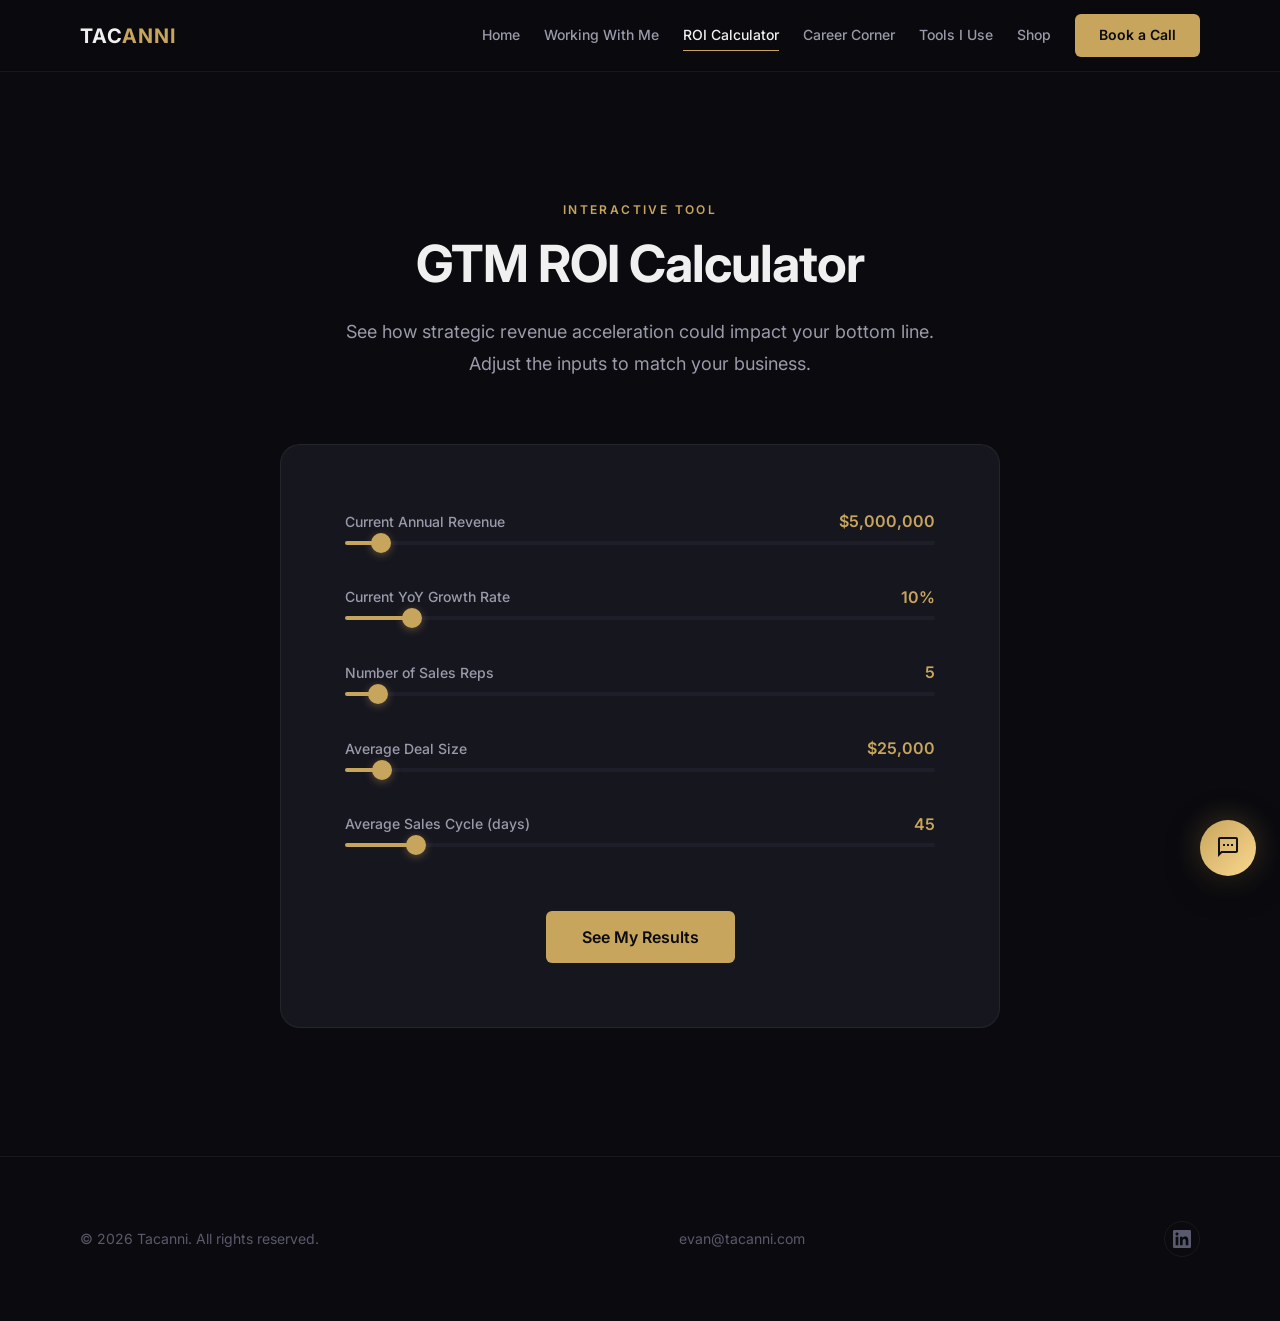
<file: gtm-roi-calculator.html>
<!DOCTYPE html>
<html lang="en">
<head>
  <meta charset="UTF-8">
  <meta name="viewport" content="width=device-width, initial-scale=1.0">
  <title>GTM ROI Calculator — Tacanni</title>
  <meta name="description" content="Calculate your GTM ROI — see how Tacanni's go-to-market strategy consulting can deliver measurable returns for your business.">
  <meta property="og:title" content="GTM ROI Calculator — Tacanni">
  <meta property="og:description" content="See how strategic revenue acceleration can deliver measurable returns for your business.">
  <meta name="robots" content="index, follow">
  <link rel="canonical" href="https://www.tacanni.com/gtm-roi-calculator">
  <link rel="stylesheet" href="css/styles.css">

  <!-- Structured Data: Interactive Tool Page -->
  <script type="application/ld+json">
  {
    "@context": "https://schema.org",
    "@type": "WebPage",
    "name": "GTM ROI Calculator — Tacanni",
    "description": "Interactive calculator to see how strategic revenue acceleration can deliver measurable returns for your business.",
    "url": "https://www.tacanni.com/gtm-roi-calculator.html",
    "isPartOf": { "@id": "https://www.tacanni.com/#website" },
    "breadcrumb": {
      "@type": "BreadcrumbList",
      "itemListElement": [
        { "@type": "ListItem", "position": 1, "name": "Home", "item": "https://www.tacanni.com/" },
        { "@type": "ListItem", "position": 2, "name": "GTM ROI Calculator", "item": "https://www.tacanni.com/gtm-roi-calculator.html" }
      ]
    }
  }
  </script>
</head>
<body>

  <!-- Navigation -->
  <nav class="nav" id="nav">
    <div class="nav__inner">
      <a href="index.html" class="nav__logo">Tac<span>anni</span></a>
      <div class="nav__links" id="navLinks">
        <a href="index.html" class="nav__link">Home</a>
        <a href="working-with-me.html" class="nav__link">Working With Me</a>
        <a href="gtm-roi-calculator.html" class="nav__link active">ROI Calculator</a>
        <a href="career-corner.html" class="nav__link">Career Corner</a>
        <a href="tools.html" class="nav__link">Tools I Use</a>
        <a href="https://tacanni.myshopify.com/" class="nav__link" target="_blank" rel="noopener">Shop</a>
        <a href="https://app.reclaim.ai/m/evan-tacanni/quick-meeting" class="nav__cta" target="_blank" rel="noopener">Book a Call</a>
      </div>
      <button class="nav__toggle" id="navToggle" aria-label="Toggle navigation">
        <span></span><span></span><span></span>
      </button>
    </div>
  </nav>

  <!-- Calculator Hero -->
  <section class="section" style="padding-top: calc(var(--nav-height) + var(--space-3xl)); padding-bottom: var(--space-xl);">
    <div class="container container--narrow" style="text-align: center;">
      <p class="section-label reveal">Interactive Tool</p>
      <h1 class="section-title reveal reveal-delay-1" style="font-size: var(--fs-h1);">GTM ROI Calculator</h1>
      <p class="section-subtitle reveal reveal-delay-2" style="margin: 0 auto;">
        See how strategic revenue acceleration could impact your bottom line. Adjust the inputs to match your business.
      </p>
    </div>
  </section>

  <!-- Calculator -->
  <section class="section" style="padding-top: 0;">
    <div class="container container--narrow">
      <div class="reveal" style="background: var(--bg-card); border: 1px solid var(--border); border-radius: var(--radius-lg); padding: var(--space-xl);">

        <div style="display: flex; flex-direction: column; gap: var(--space-lg);">

          <!-- Current Annual Revenue -->
          <div class="calc__input-group">
            <div style="display: flex; justify-content: space-between; align-items: center;">
              <label>Current Annual Revenue</label>
              <span class="calc__value" id="revenueDisplay">$5,000,000</span>
            </div>
            <input type="range" id="revenue" min="500000" max="100000000" step="500000" value="5000000">
          </div>

          <!-- Current Growth Rate -->
          <div class="calc__input-group">
            <div style="display: flex; justify-content: space-between; align-items: center;">
              <label>Current YoY Growth Rate</label>
              <span class="calc__value" id="growthDisplay">10%</span>
            </div>
            <input type="range" id="growth" min="0" max="100" step="1" value="10">
          </div>

          <!-- Number of Sales Reps -->
          <div class="calc__input-group">
            <div style="display: flex; justify-content: space-between; align-items: center;">
              <label>Number of Sales Reps</label>
              <span class="calc__value" id="repsDisplay">5</span>
            </div>
            <input type="range" id="reps" min="1" max="100" step="1" value="5">
          </div>

          <!-- Average Deal Size -->
          <div class="calc__input-group">
            <div style="display: flex; justify-content: space-between; align-items: center;">
              <label>Average Deal Size</label>
              <span class="calc__value" id="dealDisplay">$25,000</span>
            </div>
            <input type="range" id="deal" min="1000" max="500000" step="1000" value="25000">
          </div>

          <!-- Sales Cycle -->
          <div class="calc__input-group">
            <div style="display: flex; justify-content: space-between; align-items: center;">
              <label>Average Sales Cycle (days)</label>
              <span class="calc__value" id="cycleDisplay">45</span>
            </div>
            <input type="range" id="cycle" min="7" max="365" step="1" value="45">
          </div>

        </div>

        <div style="text-align: center; margin-top: var(--space-xl);">
          <button class="btn btn--primary" id="calcBtn" onclick="calculateROI()">
            See My Results
          </button>
        </div>

      </div>

      <!-- Results -->
      <div id="calcResults" style="display: none; margin-top: var(--space-xl);">
        <div style="text-align: center; margin-bottom: var(--space-lg);">
          <p class="section-label">Your Projected Impact</p>
          <h2 class="section-title" style="font-size: var(--fs-h2);">What Working Together Could Look Like</h2>
        </div>

        <div class="calc__results">
          <div class="calc__result-card">
            <p class="calc__result-value" id="resultLift">$0</p>
            <p class="calc__result-label">Projected Revenue Lift (Year 1)</p>
          </div>
          <div class="calc__result-card">
            <p class="calc__result-value" id="resultROI">0x</p>
            <p class="calc__result-label">ROI Multiple</p>
          </div>
          <div class="calc__result-card">
            <p class="calc__result-value" id="resultPayback">0</p>
            <p class="calc__result-label">Payback Period</p>
          </div>
        </div>

        <div style="text-align: center; margin-top: var(--space-xl); padding: var(--space-lg); background: var(--bg-card); border: 1px solid var(--border-gold); border-radius: var(--radius-md);">
          <p style="color: var(--text-secondary); line-height: var(--lh-relaxed); margin-bottom: var(--space-md);">
            These projections are based on conservative improvements to win rates, deal velocity, and rep productivity that are typical in GTM engagements. Your results will depend on your starting point, market, and team dynamics.
          </p>
          <a href="https://app.reclaim.ai/m/evan-tacanni/quick-meeting" class="btn btn--primary" target="_blank" rel="noopener">
            Let's Talk About Your Numbers
          </a>
        </div>
      </div>

    </div>
  </section>

  <!-- Footer -->
  <footer class="footer">
    <div class="footer__inner">
      <p class="footer__copy">© 2026 Tacanni. All rights reserved.</p>
      <div class="footer__links">
        <a href="mailto:evan@tacanni.com" class="footer__link">evan@tacanni.com</a>
      </div>
      <div class="footer__social">
        <a href="https://www.linkedin.com/in/evancbhopkins/" target="_blank" rel="noopener" aria-label="LinkedIn">
          <svg width="18" height="18" viewBox="0 0 24 24" fill="currentColor">
            <path d="M20.447 20.452h-3.554v-5.569c0-1.328-.027-3.037-1.852-3.037-1.853 0-2.136 1.445-2.136 2.939v5.667H9.351V9h3.414v1.561h.046c.477-.9 1.637-1.85 3.37-1.85 3.601 0 4.267 2.37 4.267 5.455v6.286zM5.337 7.433c-1.144 0-2.063-.926-2.063-2.065 0-1.138.92-2.063 2.063-2.063 1.14 0 2.064.925 2.064 2.063 0 1.139-.925 2.065-2.064 2.065zm1.782 13.019H3.555V9h3.564v11.452zM22.225 0H1.771C.792 0 0 .774 0 1.729v20.542C0 23.227.792 24 1.771 24h20.451C23.2 24 24 23.227 24 22.271V1.729C24 .774 23.2 0 22.222 0h.003z"/>
          </svg>
        </a>
      </div>
    </div>
  </footer>

  <script src="js/main.js"></script>
  <script src="js/calculator.js"></script>
<!-- AI Chatbot Widget -->
<link rel="stylesheet" href="css/chat-widget.css">
<script src="js/chat-widget.js"
  data-api-url="https://tacanni-chatbot.onrender.com"
  data-bot-name="Tacanni"
  data-accent-color="#C8A55C"
  data-position="bottom-right"
  data-welcome-message="Hi! I'm here to learn about your business and see if Evan can help. What brings you to Tacanni today?"
  data-theme="dark"
  data-bubble-icon="chat">
</script>
</body>
</html>
</file>
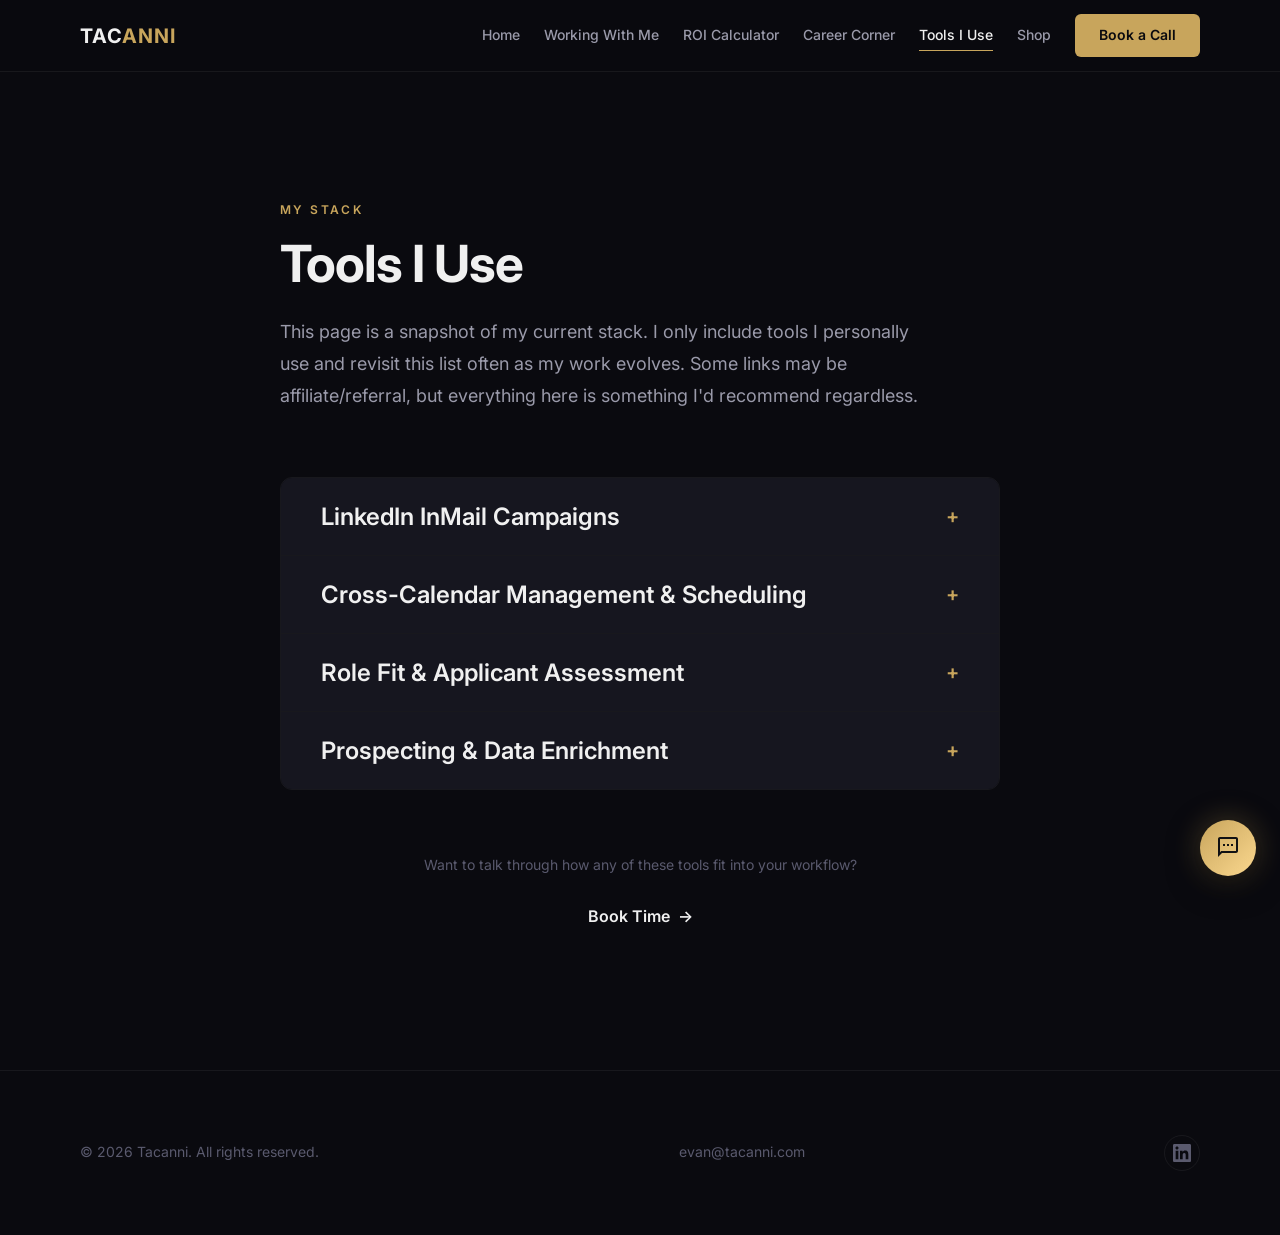
<file: tools.html>
<!DOCTYPE html>
<html lang="en">
<head>
  <meta charset="UTF-8">
  <meta name="viewport" content="width=device-width, initial-scale=1.0">
  <title>Tools I Use — Tacanni</title>
  <meta name="description" content="The tools and platforms Evan Hopkins uses for business strategy, productivity, and growth. Curated recommendations from a proven operator.">
  <meta property="og:title" content="Tools I Use — Tacanni">
  <meta property="og:description" content="Curated tools for outbound, scheduling, hiring, and prospecting — from a proven operator across 9+ industries.">
  <meta name="robots" content="index, follow">
  <link rel="canonical" href="https://www.tacanni.com/tools">
  <link rel="stylesheet" href="css/styles.css">

  <!-- Structured Data: Tools Page -->
  <script type="application/ld+json">
  {
    "@context": "https://schema.org",
    "@type": "WebPage",
    "name": "Tools I Use — Tacanni",
    "description": "Curated tools and platforms for business strategy, outbound, scheduling, hiring, and prospecting — from a proven operator.",
    "url": "https://www.tacanni.com/tools.html",
    "isPartOf": { "@id": "https://www.tacanni.com/#website" },
    "author": { "@id": "https://www.tacanni.com/#person" },
    "breadcrumb": {
      "@type": "BreadcrumbList",
      "itemListElement": [
        { "@type": "ListItem", "position": 1, "name": "Home", "item": "https://www.tacanni.com/" },
        { "@type": "ListItem", "position": 2, "name": "Tools I Use", "item": "https://www.tacanni.com/tools.html" }
      ]
    },
    "mainEntity": {
      "@type": "ItemList",
      "name": "Recommended Tools",
      "itemListElement": [
        { "@type": "ListItem", "position": 1, "name": "Wallaxy", "description": "LinkedIn InMail campaigns and outbound engine" },
        { "@type": "ListItem", "position": 2, "name": "Reclaim.ai", "description": "Cross-calendar management and AI scheduling" },
        { "@type": "ListItem", "position": 3, "name": "Predictive Index", "description": "Role fit and applicant behavioral assessment" },
        { "@type": "ListItem", "position": 4, "name": "Apollo", "description": "Prospecting and data enrichment platform" }
      ]
    }
  }
  </script>
</head>
<body>

  <!-- Navigation -->
  <nav class="nav" id="nav">
    <div class="nav__inner">
      <a href="index.html" class="nav__logo">Tac<span>anni</span></a>
      <div class="nav__links" id="navLinks">
        <a href="index.html" class="nav__link">Home</a>
        <a href="working-with-me.html" class="nav__link">Working With Me</a>
        <a href="gtm-roi-calculator.html" class="nav__link">ROI Calculator</a>
        <a href="career-corner.html" class="nav__link">Career Corner</a>
        <a href="tools.html" class="nav__link active">Tools I Use</a>
        <a href="https://tacanni.myshopify.com/" class="nav__link" target="_blank" rel="noopener">Shop</a>
        <a href="https://app.reclaim.ai/m/evan-tacanni/quick-meeting" class="nav__cta" target="_blank" rel="noopener">Book a Call</a>
      </div>
      <button class="nav__toggle" id="navToggle" aria-label="Toggle navigation">
        <span></span><span></span><span></span>
      </button>
    </div>
  </nav>

  <!-- Page Hero -->
  <section class="section" style="padding-top: calc(var(--nav-height) + var(--space-3xl)); padding-bottom: var(--space-xl);">
    <div class="container container--narrow">
      <p class="section-label reveal">My Stack</p>
      <h1 class="section-title reveal reveal-delay-1" style="font-size: var(--fs-h1);">Tools I Use</h1>
      <p class="section-subtitle reveal reveal-delay-2">
        This page is a snapshot of my current stack. I only include tools I personally use and revisit this list often as my work evolves. Some links may be affiliate/referral, but everything here is something I'd recommend regardless.
      </p>
    </div>
  </section>

  <!-- Tools Accordion -->
  <section class="section" style="padding-top: 0;">
    <div class="container container--narrow">
      <div class="accordion reveal">

        <!-- Wallaxy -->
        <div class="accordion__item">
          <button class="accordion__trigger" onclick="toggleAccordion(this)">
            <span>LinkedIn InMail Campaigns</span>
            <span class="accordion__icon">+</span>
          </button>
          <div class="accordion__content">
            <div class="accordion__body">
              <p style="margin-bottom: var(--space-sm); color: var(--gold); font-weight: var(--fw-semibold); font-size: var(--fs-small);">WALLAXY</p>
              <p>I started using Wallaxy in early 2025 and it's become my go-to outbound engine. I scrape my LinkedIn connections, narrow them down with my own targeting process, then turn those into clean, personalized outbound campaigns.</p>
              <p style="margin-top: var(--space-sm);">The inbox alone is worth it, and they keep rolling out automations that I've layered into my own workflows. Simple, powerful, and it actually fills the calendar.</p>
              <a href="https://waal.ink/OvmwmY" class="btn btn--outline" style="margin-top: var(--space-md); font-size: var(--fs-small); padding: 10px 20px;" target="_blank" rel="noopener">
                Try Wallaxy <span class="arrow">→</span>
              </a>
            </div>
          </div>
        </div>

        <!-- Reclaim.ai -->
        <div class="accordion__item">
          <button class="accordion__trigger" onclick="toggleAccordion(this)">
            <span>Cross-Calendar Management & Scheduling</span>
            <span class="accordion__icon">+</span>
          </button>
          <div class="accordion__content">
            <div class="accordion__body">
              <p style="margin-bottom: var(--space-sm); color: var(--gold); font-weight: var(--fw-semibold); font-size: var(--fs-small);">RECLAIM.AI</p>
              <p>Reclaim.ai is how I keep my sanity across work and life. It manages multiple work calendars, personal commitments, my kids' sports, and the charities I'm involved with — without me playing calendar Tetris.</p>
              <p style="margin-top: var(--space-sm);">I also use it to protect time for career and business development, not just meetings. Add in smart AI scheduling and invite coordination, and it quietly runs the chaos in the background.</p>
              <a href="https://reclaim.ai/?utm_campaign=partnerstack&utm_term=ps_4b3dcf733157&pscd=go.reclaim.ai&ps_partner_key=NGIzZGNmNzMzMTU3&ps_xid=q2j95Q1dx8NYaa&gsxid=q2j95Q1dx8NYaa&gspk=NGIzZGNmNzMzMTU3" class="btn btn--outline" style="margin-top: var(--space-md); font-size: var(--fs-small); padding: 10px 20px;" target="_blank" rel="noopener">
                Try Reclaim.ai <span class="arrow">→</span>
              </a>
            </div>
          </div>
        </div>

        <!-- Predictive Index -->
        <div class="accordion__item">
          <button class="accordion__trigger" onclick="toggleAccordion(this)">
            <span>Role Fit & Applicant Assessment</span>
            <span class="accordion__icon">+</span>
          </button>
          <div class="accordion__content">
            <div class="accordion__body">
              <p style="margin-bottom: var(--space-sm); color: var(--gold); font-weight: var(--fw-semibold); font-size: var(--fs-small);">PREDICTIVE INDEX</p>
              <p>I use Predictive Index to take the guesswork out of hiring and team performance. It gives me objective behavioral and cognitive insights so I can make smarter hiring decisions and build high-impact teams instead of just "good vibes" hiring.</p>
              <p style="margin-top: var(--space-sm);">It's become a core part of how I assess fit, predict performance, and develop people once they're in the door. Straightforward, data-driven, and honestly makes the whole process way less messy.</p>
              <a href="https://assessment.predictiveindex.com/bo/02ES/TacanniTryPI" class="btn btn--outline" style="margin-top: var(--space-md); font-size: var(--fs-small); padding: 10px 20px;" target="_blank" rel="noopener">
                Try PI Free (5 min) <span class="arrow">→</span>
              </a>
            </div>
          </div>
        </div>

        <!-- Apollo -->
        <div class="accordion__item">
          <button class="accordion__trigger" onclick="toggleAccordion(this)">
            <span>Prospecting & Data Enrichment</span>
            <span class="accordion__icon">+</span>
          </button>
          <div class="accordion__content">
            <div class="accordion__body">
              <p style="margin-bottom: var(--space-sm); color: var(--gold); font-weight: var(--fw-semibold); font-size: var(--fs-small);">APOLLO</p>
              <p>I use Apollo as a full-stack outbound engine for prospecting, enrichment, and multi-touch outreach. I chose it for the quality of its data and how easily it embeds into sales ops and broader workflows without friction.</p>
              <p style="margin-top: var(--space-sm);">It lets me move fast, automate the boring parts, and focus on real conversations. Bonus: the pricing was meaningfully better than other tools I reviewed — without sacrificing capability.</p>
              <a href="https://app.apollo.io/api/v1/referrals/referral_link_click?referral_code=D0xexdWd8lH_vMSIoFrJHw&utm_source=Apollo&utm_medium=Viral&utm_campaign=Apollo_Viral_Share" class="btn btn--outline" style="margin-top: var(--space-md); font-size: var(--fs-small); padding: 10px 20px;" target="_blank" rel="noopener">
                Try Apollo <span class="arrow">→</span>
              </a>
            </div>
          </div>
        </div>

      </div>

      <div class="reveal" style="margin-top: var(--space-xl); text-align: center;">
        <p style="color: var(--text-muted); font-size: var(--fs-small);">
          Want to talk through how any of these tools fit into your workflow?
        </p>
        <a href="https://app.reclaim.ai/m/evan-tacanni/quick-meeting" class="btn btn--ghost" style="margin-top: var(--space-sm);" target="_blank" rel="noopener">
          Book Time <span class="arrow">→</span>
        </a>
      </div>
    </div>
  </section>

  <!-- Footer -->
  <footer class="footer">
    <div class="footer__inner">
      <p class="footer__copy">© 2026 Tacanni. All rights reserved.</p>
      <div class="footer__links">
        <a href="mailto:evan@tacanni.com" class="footer__link">evan@tacanni.com</a>
      </div>
      <div class="footer__social">
        <a href="https://www.linkedin.com/in/evancbhopkins/" target="_blank" rel="noopener" aria-label="LinkedIn">
          <svg width="18" height="18" viewBox="0 0 24 24" fill="currentColor">
            <path d="M20.447 20.452h-3.554v-5.569c0-1.328-.027-3.037-1.852-3.037-1.853 0-2.136 1.445-2.136 2.939v5.667H9.351V9h3.414v1.561h.046c.477-.9 1.637-1.85 3.37-1.85 3.601 0 4.267 2.37 4.267 5.455v6.286zM5.337 7.433c-1.144 0-2.063-.926-2.063-2.065 0-1.138.92-2.063 2.063-2.063 1.14 0 2.064.925 2.064 2.063 0 1.139-.925 2.065-2.064 2.065zm1.782 13.019H3.555V9h3.564v11.452zM22.225 0H1.771C.792 0 0 .774 0 1.729v20.542C0 23.227.792 24 1.771 24h20.451C23.2 24 24 23.227 24 22.271V1.729C24 .774 23.2 0 22.222 0h.003z"/>
          </svg>
        </a>
      </div>
    </div>
  </footer>

  <script src="js/main.js"></script>
  <script>
    function toggleAccordion(trigger) {
      const item = trigger.parentElement;
      const content = item.querySelector('.accordion__content');
      const isOpen = item.classList.contains('open');

      // Close all
      document.querySelectorAll('.accordion__item').forEach(i => {
        i.classList.remove('open');
        i.querySelector('.accordion__content').style.maxHeight = null;
      });

      // Open clicked (if it wasn't open)
      if (!isOpen) {
        item.classList.add('open');
        content.style.maxHeight = content.scrollHeight + 'px';
      }
    }
  </script>
<!-- AI Chatbot Widget -->
<link rel="stylesheet" href="css/chat-widget.css">
<script src="js/chat-widget.js"
  data-api-url="https://tacanni-chatbot.onrender.com"
  data-bot-name="Tacanni"
  data-accent-color="#C8A55C"
  data-position="bottom-right"
  data-welcome-message="Hi! I'm here to learn about your business and see if Evan can help. What brings you to Tacanni today?"
  data-theme="dark"
  data-bubble-icon="chat">
</script>
</body>
</html>
</file>
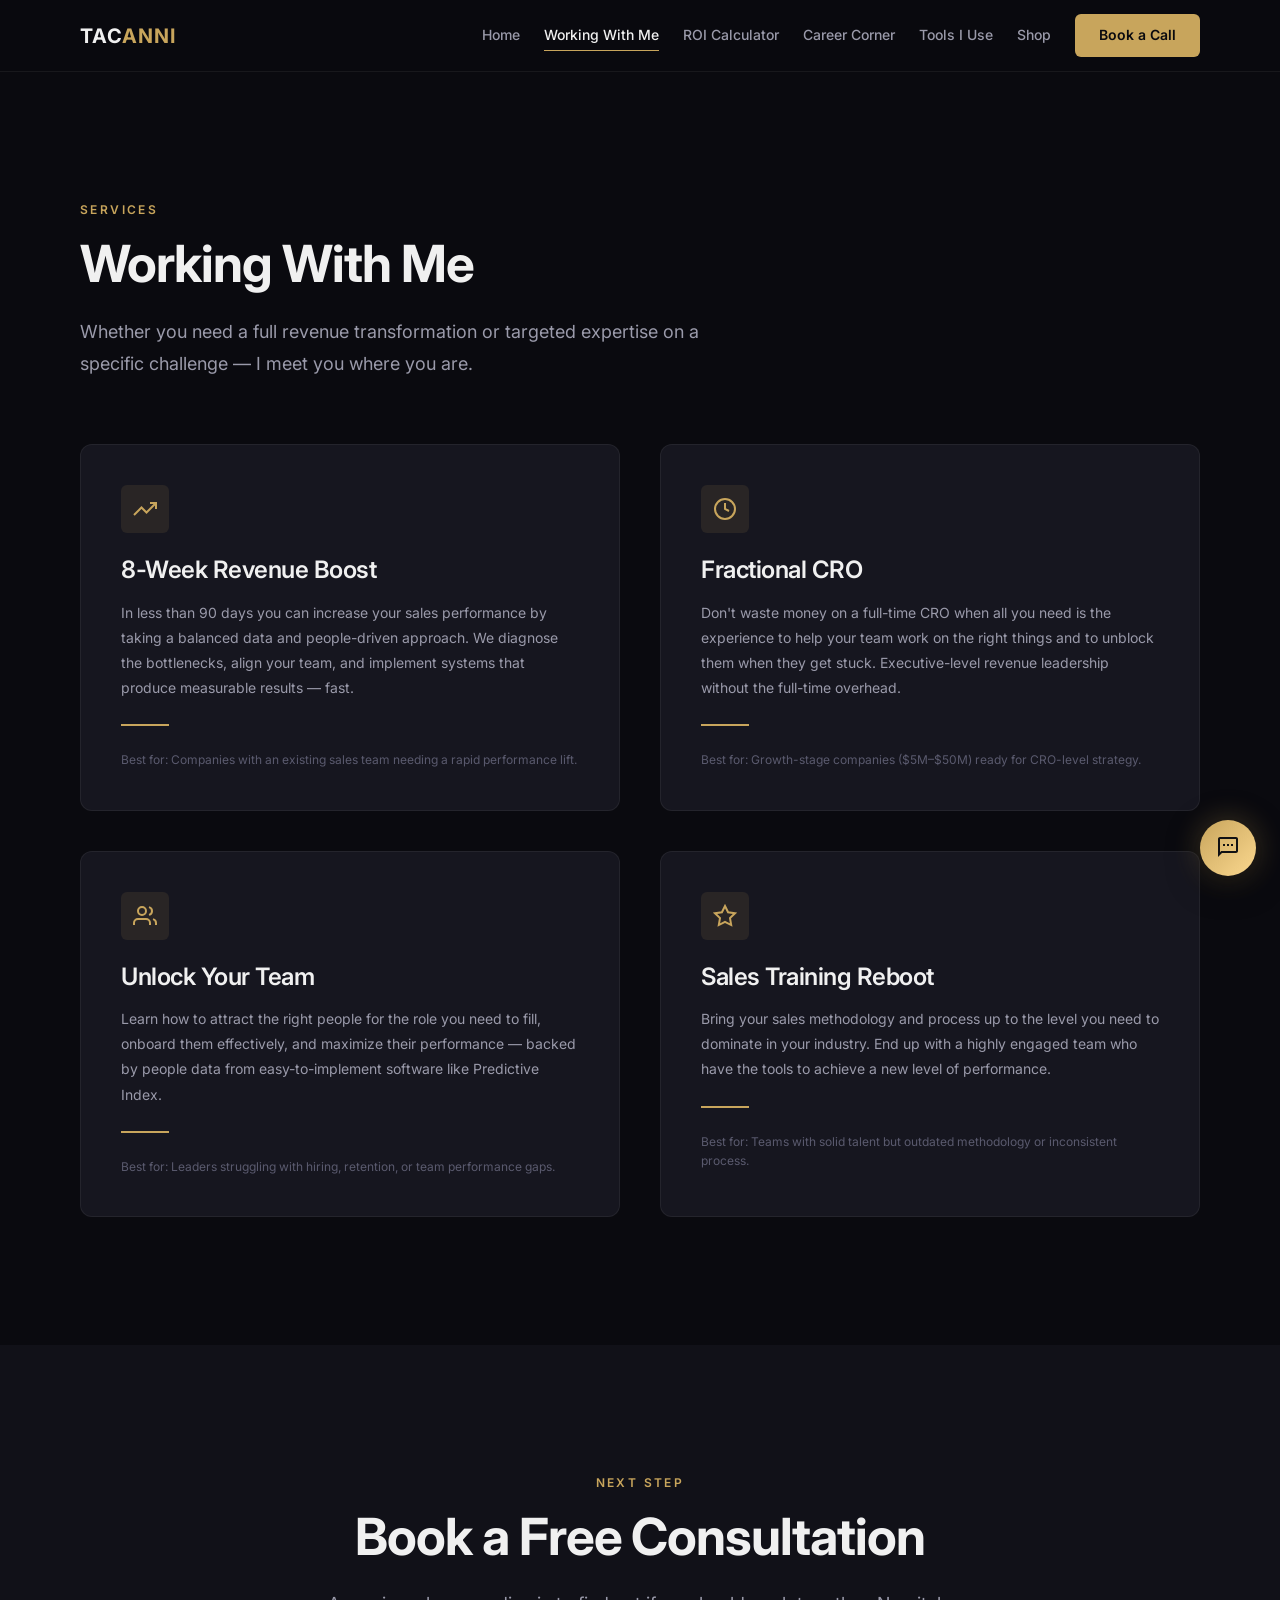
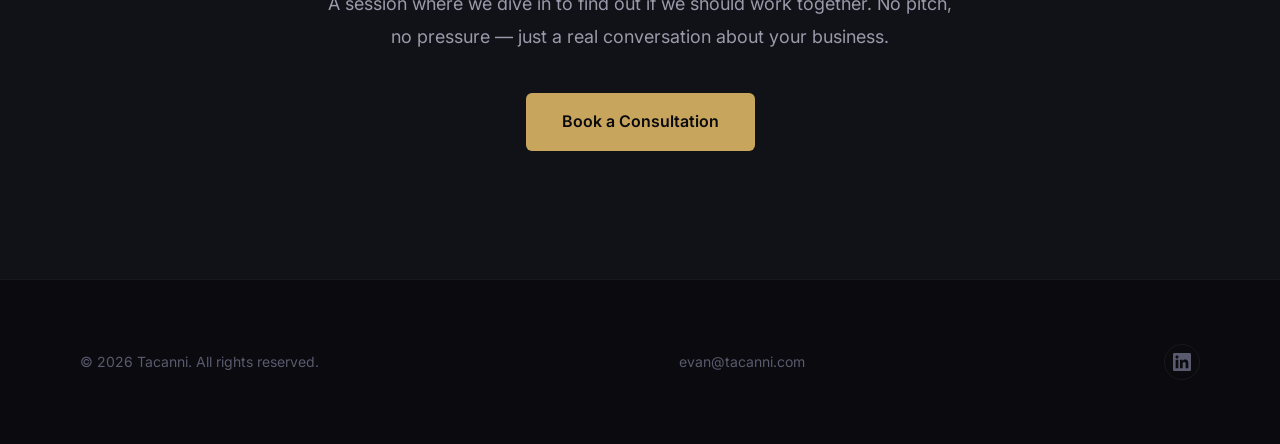
<file: working-with-me.html>
<!DOCTYPE html>
<html lang="en">
<head>
  <meta charset="UTF-8">
  <meta name="viewport" content="width=device-width, initial-scale=1.0">
  <title>Working With Me — Tacanni</title>
  <meta name="description" content="Work with Evan Hopkins — Revenue acceleration, GTM strategy, fractional CRO, sales training, and team optimization for high-growth companies.">
  <meta property="og:title" content="Working With Me — Tacanni">
  <meta property="og:description" content="Revenue acceleration, GTM strategy, and business consulting for high-growth companies and operators.">
  <meta name="robots" content="index, follow">
  <link rel="canonical" href="https://www.tacanni.com/working-with-me">
  <link rel="stylesheet" href="css/styles.css">

  <!-- Structured Data: Service Page -->
  <script type="application/ld+json">
  {
    "@context": "https://schema.org",
    "@type": "WebPage",
    "name": "Working With Me — Tacanni",
    "description": "Revenue acceleration, GTM strategy, fractional CRO, sales training, and team optimization for high-growth companies.",
    "url": "https://www.tacanni.com/working-with-me.html",
    "isPartOf": { "@id": "https://www.tacanni.com/#website" },
    "about": { "@id": "https://www.tacanni.com/#service" },
    "breadcrumb": {
      "@type": "BreadcrumbList",
      "itemListElement": [
        { "@type": "ListItem", "position": 1, "name": "Home", "item": "https://www.tacanni.com/" },
        { "@type": "ListItem", "position": 2, "name": "Working With Me", "item": "https://www.tacanni.com/working-with-me.html" }
      ]
    }
  }
  </script>
</head>
<body>

  <!-- Navigation -->
  <nav class="nav" id="nav">
    <div class="nav__inner">
      <a href="index.html" class="nav__logo">Tac<span>anni</span></a>
      <div class="nav__links" id="navLinks">
        <a href="index.html" class="nav__link">Home</a>
        <a href="working-with-me.html" class="nav__link active">Working With Me</a>
        <a href="gtm-roi-calculator.html" class="nav__link">ROI Calculator</a>
        <a href="career-corner.html" class="nav__link">Career Corner</a>
        <a href="tools.html" class="nav__link">Tools I Use</a>
        <a href="https://tacanni.myshopify.com/" class="nav__link" target="_blank" rel="noopener">Shop</a>
        <a href="https://app.reclaim.ai/m/evan-tacanni/quick-meeting" class="nav__cta" target="_blank" rel="noopener">Book a Call</a>
      </div>
      <button class="nav__toggle" id="navToggle" aria-label="Toggle navigation">
        <span></span><span></span><span></span>
      </button>
    </div>
  </nav>

  <!-- Page Hero -->
  <section class="section" style="padding-top: calc(var(--nav-height) + var(--space-3xl)); padding-bottom: var(--space-xl);">
    <div class="container">
      <p class="section-label reveal">Services</p>
      <h1 class="section-title reveal reveal-delay-1" style="font-size: var(--fs-h1);">Working With Me</h1>
      <p class="section-subtitle reveal reveal-delay-2">
        Whether you need a full revenue transformation or targeted expertise on a specific challenge — I meet you where you are.
      </p>
    </div>
  </section>

  <!-- Service Cards -->
  <section class="section" style="padding-top: 0;">
    <div class="container">
      <div class="grid-2">

        <div class="card reveal">
          <div class="card__icon">
            <svg width="24" height="24" viewBox="0 0 24 24" fill="none" stroke="currentColor" stroke-width="2">
              <polyline points="23 6 13.5 15.5 8.5 10.5 1 18"/><polyline points="17 6 23 6 23 12"/>
            </svg>
          </div>
          <h3 class="card__title">8-Week Revenue Boost</h3>
          <p class="card__text">
            In less than 90 days you can increase your sales performance by taking a balanced data and people-driven approach. We diagnose the bottlenecks, align your team, and implement systems that produce measurable results — fast.
          </p>
          <div class="divider" style="margin-top: var(--space-md);"></div>
          <p style="font-size: var(--fs-xs); color: var(--text-muted); margin-top: var(--space-sm);">Best for: Companies with an existing sales team needing a rapid performance lift.</p>
        </div>

        <div class="card reveal reveal-delay-1">
          <div class="card__icon">
            <svg width="24" height="24" viewBox="0 0 24 24" fill="none" stroke="currentColor" stroke-width="2">
              <circle cx="12" cy="12" r="10"/><path d="M12 6v6l4 2"/>
            </svg>
          </div>
          <h3 class="card__title">Fractional CRO</h3>
          <p class="card__text">
            Don't waste money on a full-time CRO when all you need is the experience to help your team work on the right things and to unblock them when they get stuck. Executive-level revenue leadership without the full-time overhead.
          </p>
          <div class="divider" style="margin-top: var(--space-md);"></div>
          <p style="font-size: var(--fs-xs); color: var(--text-muted); margin-top: var(--space-sm);">Best for: Growth-stage companies ($5M–$50M) ready for CRO-level strategy.</p>
        </div>

        <div class="card reveal reveal-delay-2">
          <div class="card__icon">
            <svg width="24" height="24" viewBox="0 0 24 24" fill="none" stroke="currentColor" stroke-width="2">
              <path d="M17 21v-2a4 4 0 0 0-4-4H5a4 4 0 0 0-4 4v2"/><circle cx="9" cy="7" r="4"/><path d="M23 21v-2a4 4 0 0 0-3-3.87"/><path d="M16 3.13a4 4 0 0 1 0 7.75"/>
            </svg>
          </div>
          <h3 class="card__title">Unlock Your Team</h3>
          <p class="card__text">
            Learn how to attract the right people for the role you need to fill, onboard them effectively, and maximize their performance — backed by people data from easy-to-implement software like Predictive Index.
          </p>
          <div class="divider" style="margin-top: var(--space-md);"></div>
          <p style="font-size: var(--fs-xs); color: var(--text-muted); margin-top: var(--space-sm);">Best for: Leaders struggling with hiring, retention, or team performance gaps.</p>
        </div>

        <div class="card reveal reveal-delay-3">
          <div class="card__icon">
            <svg width="24" height="24" viewBox="0 0 24 24" fill="none" stroke="currentColor" stroke-width="2">
              <polygon points="12 2 15.09 8.26 22 9.27 17 14.14 18.18 21.02 12 17.77 5.82 21.02 7 14.14 2 9.27 8.91 8.26 12 2"/>
            </svg>
          </div>
          <h3 class="card__title">Sales Training Reboot</h3>
          <p class="card__text">
            Bring your sales methodology and process up to the level you need to dominate in your industry. End up with a highly engaged team who have the tools to achieve a new level of performance.
          </p>
          <div class="divider" style="margin-top: var(--space-md);"></div>
          <p style="font-size: var(--fs-xs); color: var(--text-muted); margin-top: var(--space-sm);">Best for: Teams with solid talent but outdated methodology or inconsistent process.</p>
        </div>

      </div>
    </div>
  </section>

  <!-- CTA: Book consultation -->
  <section class="section" style="background: var(--bg-secondary);">
    <div class="container" style="text-align: center;">
      <p class="section-label reveal">Next Step</p>
      <h2 class="section-title reveal reveal-delay-1">Book a Free Consultation</h2>
      <p class="section-subtitle reveal reveal-delay-2" style="margin: 0 auto var(--space-lg);">
        A session where we dive in to find out if we should work together. No pitch, no pressure — just a real conversation about your business.
      </p>
      <a href="https://app.reclaim.ai/m/evan-tacanni/quick-meeting" class="btn btn--primary reveal reveal-delay-3" target="_blank" rel="noopener">
        Book a Consultation
      </a>
    </div>
  </section>

  <!-- Footer -->
  <footer class="footer">
    <div class="footer__inner">
      <p class="footer__copy">© 2026 Tacanni. All rights reserved.</p>
      <div class="footer__links">
        <a href="mailto:evan@tacanni.com" class="footer__link">evan@tacanni.com</a>
      </div>
      <div class="footer__social">
        <a href="https://www.linkedin.com/in/evancbhopkins/" target="_blank" rel="noopener" aria-label="LinkedIn">
          <svg width="18" height="18" viewBox="0 0 24 24" fill="currentColor">
            <path d="M20.447 20.452h-3.554v-5.569c0-1.328-.027-3.037-1.852-3.037-1.853 0-2.136 1.445-2.136 2.939v5.667H9.351V9h3.414v1.561h.046c.477-.9 1.637-1.85 3.37-1.85 3.601 0 4.267 2.37 4.267 5.455v6.286zM5.337 7.433c-1.144 0-2.063-.926-2.063-2.065 0-1.138.92-2.063 2.063-2.063 1.14 0 2.064.925 2.064 2.063 0 1.139-.925 2.065-2.064 2.065zm1.782 13.019H3.555V9h3.564v11.452zM22.225 0H1.771C.792 0 0 .774 0 1.729v20.542C0 23.227.792 24 1.771 24h20.451C23.2 24 24 23.227 24 22.271V1.729C24 .774 23.2 0 22.222 0h.003z"/>
          </svg>
        </a>
      </div>
    </div>
  </footer>

  <script src="js/main.js"></script>
<!-- AI Chatbot Widget -->
<link rel="stylesheet" href="css/chat-widget.css">
<script src="js/chat-widget.js"
  data-api-url="https://tacanni-chatbot.onrender.com"
  data-bot-name="Tacanni"
  data-accent-color="#C8A55C"
  data-position="bottom-right"
  data-welcome-message="Hi! I'm here to learn about your business and see if Evan can help. What brings you to Tacanni today?"
  data-theme="dark"
  data-bubble-icon="chat">
</script>
</body>
</html>
</file>
<file: css/styles.css>
/* ============================================
   TACANNI — Design System
   Dark Executive Aesthetic
   ============================================ */

/* --- Google Fonts --- */
@import url('https://fonts.googleapis.com/css2?family=Inter:wght@300;400;500;600;700;800;900&display=swap');

/* --- CSS Custom Properties --- */
:root {
  /* Colors */
  --bg-primary: #0a0a0f;
  --bg-secondary: #111118;
  --bg-card: #16161f;
  --bg-card-hover: #1c1c28;
  --bg-elevated: #1e1e2a;

  --gold: #c8a55c;
  --gold-light: #dfc07a;
  --gold-dark: #a8883e;
  --gold-subtle: rgba(200, 165, 92, 0.1);
  --gold-glow: rgba(200, 165, 92, 0.15);

  --text-primary: #f0f0f0;
  --text-secondary: #9a9aaa;
  --text-muted: #5a5a6e;
  --text-inverse: #0a0a0f;

  --border: rgba(255, 255, 255, 0.06);
  --border-hover: rgba(255, 255, 255, 0.12);
  --border-gold: rgba(200, 165, 92, 0.3);

  /* Typography */
  --font-family: 'Inter', -apple-system, BlinkMacSystemFont, 'Segoe UI', sans-serif;

  --fs-hero: clamp(3rem, 8vw, 6rem);
  --fs-h1: clamp(2rem, 4vw, 3.5rem);
  --fs-h2: clamp(1.5rem, 3vw, 2.25rem);
  --fs-h3: clamp(1.1rem, 2vw, 1.5rem);
  --fs-body: 1rem;
  --fs-body-lg: 1.125rem;
  --fs-small: 0.875rem;
  --fs-xs: 0.75rem;

  --fw-light: 300;
  --fw-regular: 400;
  --fw-medium: 500;
  --fw-semibold: 600;
  --fw-bold: 700;
  --fw-black: 900;

  --lh-tight: 1.1;
  --lh-normal: 1.6;
  --lh-relaxed: 1.8;

  --ls-tight: -0.02em;
  --ls-normal: 0;
  --ls-wide: 0.05em;
  --ls-hero: 0.12em;

  /* Spacing */
  --space-xs: 0.5rem;
  --space-sm: 1rem;
  --space-md: 1.5rem;
  --space-lg: 2.5rem;
  --space-xl: 4rem;
  --space-2xl: 6rem;
  --space-3xl: 8rem;
  --space-section: clamp(4rem, 10vw, 8rem);

  /* Layout */
  --max-width: 1200px;
  --max-width-narrow: 800px;
  --nav-height: 72px;

  /* Effects */
  --radius-sm: 6px;
  --radius-md: 12px;
  --radius-lg: 20px;
  --shadow-card: 0 4px 24px rgba(0, 0, 0, 0.4);
  --shadow-card-hover: 0 8px 40px rgba(0, 0, 0, 0.6);
  --shadow-glow: 0 0 40px rgba(200, 165, 92, 0.08);

  --transition-fast: 0.2s ease;
  --transition-base: 0.3s ease;
  --transition-slow: 0.5s cubic-bezier(0.4, 0, 0.2, 1);
}

/* --- Reset --- */
*,
*::before,
*::after {
  margin: 0;
  padding: 0;
  box-sizing: border-box;
}

html {
  scroll-behavior: smooth;
  -webkit-font-smoothing: antialiased;
  -moz-osx-font-smoothing: grayscale;
}

body {
  font-family: var(--font-family);
  font-size: var(--fs-body);
  font-weight: var(--fw-regular);
  line-height: var(--lh-normal);
  color: var(--text-primary);
  background-color: var(--bg-primary);
  overflow-x: hidden;
}

img { max-width: 100%; display: block; }
a { color: inherit; text-decoration: none; }
ul, ol { list-style: none; }
button { font-family: inherit; cursor: pointer; border: none; }
input, textarea, select { font-family: inherit; }

/* --- Typography --- */
h1, h2, h3, h4, h5, h6 {
  font-weight: var(--fw-bold);
  line-height: var(--lh-tight);
  letter-spacing: var(--ls-tight);
}

.hero-title {
  font-size: var(--fs-hero);
  font-weight: var(--fw-black);
  letter-spacing: var(--ls-hero);
  text-transform: uppercase;
  color: var(--text-primary);
}

.hero-title .gold { color: var(--gold); }

.section-label {
  font-size: var(--fs-xs);
  font-weight: var(--fw-semibold);
  letter-spacing: 0.2em;
  text-transform: uppercase;
  color: var(--gold);
  margin-bottom: var(--space-sm);
}

.section-title {
  font-size: var(--fs-h1);
  font-weight: var(--fw-bold);
  margin-bottom: var(--space-md);
}

.section-subtitle {
  font-size: var(--fs-body-lg);
  color: var(--text-secondary);
  line-height: var(--lh-relaxed);
  max-width: 640px;
}

/* --- Layout --- */
.container {
  max-width: var(--max-width);
  margin: 0 auto;
  padding: 0 var(--space-lg);
}

.container--narrow {
  max-width: var(--max-width-narrow);
}

.section {
  padding: var(--space-section) 0;
}

.grid-2 {
  display: grid;
  grid-template-columns: repeat(2, 1fr);
  gap: var(--space-lg);
}

.grid-3 {
  display: grid;
  grid-template-columns: repeat(3, 1fr);
  gap: var(--space-lg);
}

.grid-4 {
  display: grid;
  grid-template-columns: repeat(4, 1fr);
  gap: var(--space-lg);
}

/* --- Navigation --- */
.nav {
  position: fixed;
  top: 0;
  left: 0;
  right: 0;
  height: var(--nav-height);
  z-index: 1000;
  background: rgba(10, 10, 15, 0.85);
  backdrop-filter: blur(20px);
  -webkit-backdrop-filter: blur(20px);
  border-bottom: 1px solid var(--border);
  transition: background var(--transition-base);
}

.nav__inner {
  max-width: var(--max-width);
  margin: 0 auto;
  padding: 0 var(--space-lg);
  height: 100%;
  display: flex;
  align-items: center;
  justify-content: space-between;
}

.nav__logo {
  font-size: 1.25rem;
  font-weight: var(--fw-bold);
  letter-spacing: var(--ls-wide);
  text-transform: uppercase;
  color: var(--text-primary);
}

.nav__logo span { color: var(--gold); }

.nav__links {
  display: flex;
  align-items: center;
  gap: var(--space-md);
}

.nav__link {
  font-size: var(--fs-small);
  font-weight: var(--fw-medium);
  color: var(--text-secondary);
  transition: color var(--transition-fast);
  position: relative;
}

.nav__link:hover,
.nav__link.active {
  color: var(--text-primary);
}

.nav__link::after {
  content: '';
  position: absolute;
  bottom: -4px;
  left: 0;
  width: 0;
  height: 1px;
  background: var(--gold);
  transition: width var(--transition-base);
}

.nav__link:hover::after,
.nav__link.active::after {
  width: 100%;
}

.nav__cta {
  font-size: var(--fs-small);
  font-weight: var(--fw-semibold);
  color: var(--text-inverse);
  background: var(--gold);
  padding: 10px 24px;
  border-radius: var(--radius-sm);
  transition: all var(--transition-base);
}

.nav__cta:hover {
  background: var(--gold-light);
  transform: translateY(-1px);
  box-shadow: 0 4px 12px rgba(200, 165, 92, 0.3);
}

/* Mobile nav toggle */
.nav__toggle {
  display: none;
  flex-direction: column;
  gap: 5px;
  background: none;
  padding: 4px;
}

.nav__toggle span {
  width: 24px;
  height: 2px;
  background: var(--text-primary);
  transition: all var(--transition-base);
  border-radius: 2px;
}

.nav__toggle.active span:nth-child(1) {
  transform: rotate(45deg) translate(5px, 5px);
}
.nav__toggle.active span:nth-child(2) { opacity: 0; }
.nav__toggle.active span:nth-child(3) {
  transform: rotate(-45deg) translate(5px, -5px);
}

/* --- Buttons --- */
.btn {
  display: inline-flex;
  align-items: center;
  justify-content: center;
  gap: 8px;
  font-size: var(--fs-body);
  font-weight: var(--fw-semibold);
  padding: 16px 36px;
  border-radius: var(--radius-sm);
  transition: all var(--transition-base);
  cursor: pointer;
}

.btn--primary {
  background: var(--gold);
  color: var(--text-inverse);
}

.btn--primary:hover {
  background: var(--gold-light);
  transform: translateY(-2px);
  box-shadow: 0 8px 24px rgba(200, 165, 92, 0.3);
}

.btn--outline {
  background: transparent;
  color: var(--gold);
  border: 1px solid var(--border-gold);
}

.btn--outline:hover {
  background: var(--gold-subtle);
  border-color: var(--gold);
  transform: translateY(-2px);
}

.btn--ghost {
  background: transparent;
  color: var(--text-primary);
  padding: 12px 0;
}

.btn--ghost:hover { color: var(--gold); }

.btn--ghost .arrow {
  transition: transform var(--transition-base);
}

.btn--ghost:hover .arrow {
  transform: translateX(4px);
}

/* --- Cards --- */
.card {
  background: var(--bg-card);
  border: 1px solid var(--border);
  border-radius: var(--radius-md);
  padding: var(--space-lg);
  transition: all var(--transition-slow);
  position: relative;
  overflow: hidden;
}

.card::before {
  content: '';
  position: absolute;
  top: 0;
  left: 0;
  right: 0;
  height: 2px;
  background: linear-gradient(90deg, transparent, var(--gold), transparent);
  opacity: 0;
  transition: opacity var(--transition-base);
}

.card:hover {
  background: var(--bg-card-hover);
  border-color: var(--border-hover);
  transform: translateY(-4px);
  box-shadow: var(--shadow-card-hover);
}

.card:hover::before { opacity: 1; }

.card__icon {
  width: 48px;
  height: 48px;
  display: flex;
  align-items: center;
  justify-content: center;
  background: var(--gold-subtle);
  border-radius: var(--radius-sm);
  color: var(--gold);
  font-size: 1.25rem;
  margin-bottom: var(--space-md);
}

.card__title {
  font-size: var(--fs-h3);
  font-weight: var(--fw-semibold);
  margin-bottom: var(--space-sm);
}

.card__text {
  color: var(--text-secondary);
  font-size: var(--fs-small);
  line-height: var(--lh-relaxed);
}

/* --- Hero Section --- */
.hero {
  min-height: 100vh;
  display: flex;
  flex-direction: column;
  justify-content: center;
  padding-top: var(--nav-height);
  position: relative;
  overflow: hidden;
}

.hero__bg {
  position: absolute;
  inset: 0;
  z-index: 0;
}

.hero__bg::before {
  content: '';
  position: absolute;
  top: -50%;
  right: -25%;
  width: 800px;
  height: 800px;
  background: radial-gradient(circle, var(--gold-glow) 0%, transparent 70%);
  pointer-events: none;
}

.hero__bg::after {
  content: '';
  position: absolute;
  bottom: 0;
  left: 0;
  right: 0;
  height: 200px;
  background: linear-gradient(to top, var(--bg-primary), transparent);
}

.hero__content {
  position: relative;
  z-index: 1;
  max-width: var(--max-width);
  margin: 0 auto;
  padding: 0 var(--space-lg);
}

.hero__subtitle {
  font-size: var(--fs-body-lg);
  font-weight: var(--fw-regular);
  color: var(--text-secondary);
  margin-top: var(--space-md);
  max-width: 600px;
  line-height: var(--lh-relaxed);
}

.hero__cta-group {
  display: flex;
  align-items: center;
  gap: var(--space-md);
  margin-top: var(--space-xl);
}

/* --- Metrics Bar --- */
.metrics {
  background: var(--bg-secondary);
  border-top: 1px solid var(--border);
  border-bottom: 1px solid var(--border);
}

.metrics__inner {
  max-width: var(--max-width);
  margin: 0 auto;
  padding: var(--space-xl) var(--space-lg);
  display: flex;
  justify-content: center;
  gap: var(--space-3xl);
}

.metric {
  text-align: center;
}

.metric__value {
  font-size: clamp(1.75rem, 4vw, 2.5rem);
  font-weight: var(--fw-bold);
  color: var(--gold);
  letter-spacing: var(--ls-tight);
}

.metric__label {
  font-size: var(--fs-small);
  color: var(--text-muted);
  margin-top: 4px;
  text-transform: uppercase;
  letter-spacing: var(--ls-wide);
}

/* --- Divider --- */
.divider {
  width: 48px;
  height: 2px;
  background: var(--gold);
  margin: var(--space-md) 0;
}

.divider--center { margin: var(--space-md) auto; }

/* --- Testimonials --- */
.testimonial {
  background: var(--bg-card);
  border: 1px solid var(--border);
  border-radius: var(--radius-md);
  padding: var(--space-xl);
  position: relative;
}

.testimonial__quote {
  font-size: var(--fs-body-lg);
  font-style: italic;
  color: var(--text-secondary);
  line-height: var(--lh-relaxed);
  margin-bottom: var(--space-md);
}

.testimonial__quote::before {
  content: '"';
  font-size: 3rem;
  color: var(--gold);
  font-family: Georgia, serif;
  line-height: 1;
  display: block;
  margin-bottom: var(--space-sm);
}

.testimonial__author {
  font-size: var(--fs-small);
  font-weight: var(--fw-semibold);
  color: var(--text-primary);
}

.testimonial__role {
  font-size: var(--fs-xs);
  color: var(--text-muted);
  margin-top: 2px;
}

/* --- Contact Form --- */
.form {
  display: flex;
  flex-direction: column;
  gap: var(--space-md);
}

.form__group {
  display: flex;
  flex-direction: column;
  gap: 6px;
}

.form__label {
  font-size: var(--fs-small);
  font-weight: var(--fw-medium);
  color: var(--text-secondary);
}

.form__input,
.form__textarea {
  background: var(--bg-card);
  border: 1px solid var(--border);
  border-radius: var(--radius-sm);
  padding: 14px 16px;
  color: var(--text-primary);
  font-size: var(--fs-body);
  transition: all var(--transition-base);
  outline: none;
}

.form__input:focus,
.form__textarea:focus {
  border-color: var(--gold);
  box-shadow: 0 0 0 3px var(--gold-subtle);
}

.form__input::placeholder,
.form__textarea::placeholder {
  color: var(--text-muted);
}

.form__textarea {
  resize: vertical;
  min-height: 120px;
}

.form__row {
  display: grid;
  grid-template-columns: 1fr 1fr;
  gap: var(--space-md);
}

/* --- Footer --- */
.footer {
  border-top: 1px solid var(--border);
  padding: var(--space-xl) 0;
}

.footer__inner {
  max-width: var(--max-width);
  margin: 0 auto;
  padding: 0 var(--space-lg);
  display: flex;
  justify-content: space-between;
  align-items: center;
}

.footer__copy {
  font-size: var(--fs-small);
  color: var(--text-muted);
}

.footer__links {
  display: flex;
  align-items: center;
  gap: var(--space-md);
}

.footer__link {
  font-size: var(--fs-small);
  color: var(--text-muted);
  transition: color var(--transition-fast);
}

.footer__link:hover { color: var(--gold); }

.footer__social {
  display: flex;
  align-items: center;
  gap: var(--space-sm);
}

.footer__social a {
  display: flex;
  align-items: center;
  justify-content: center;
  width: 36px;
  height: 36px;
  border-radius: 50%;
  border: 1px solid var(--border);
  color: var(--text-muted);
  transition: all var(--transition-base);
}

.footer__social a:hover {
  border-color: var(--gold);
  color: var(--gold);
  background: var(--gold-subtle);
}

/* --- Scroll Animations --- */
.reveal {
  opacity: 0;
  transform: translateY(30px);
  transition: opacity 0.7s cubic-bezier(0.4, 0, 0.2, 1),
              transform 0.7s cubic-bezier(0.4, 0, 0.2, 1);
}

.reveal.visible {
  opacity: 1;
  transform: translateY(0);
}

.reveal-delay-1 { transition-delay: 0.1s; }
.reveal-delay-2 { transition-delay: 0.2s; }
.reveal-delay-3 { transition-delay: 0.3s; }
.reveal-delay-4 { transition-delay: 0.4s; }

/* --- Industry Tags --- */
.tag-list {
  display: flex;
  flex-wrap: wrap;
  gap: 10px;
  margin-top: var(--space-md);
}

.tag {
  font-size: var(--fs-xs);
  font-weight: var(--fw-medium);
  color: var(--text-secondary);
  background: var(--bg-card);
  border: 1px solid var(--border);
  padding: 6px 16px;
  border-radius: 100px;
  transition: all var(--transition-base);
}

.tag:hover {
  border-color: var(--border-gold);
  color: var(--gold);
  background: var(--gold-subtle);
}

/* --- Accordion (Tools page) --- */
.accordion {
  border: 1px solid var(--border);
  border-radius: var(--radius-md);
  overflow: hidden;
}

.accordion__item {
  border-bottom: 1px solid var(--border);
}

.accordion__item:last-child { border-bottom: none; }

.accordion__trigger {
  width: 100%;
  display: flex;
  align-items: center;
  justify-content: space-between;
  padding: var(--space-md) var(--space-lg);
  background: var(--bg-card);
  color: var(--text-primary);
  font-size: var(--fs-h3);
  font-weight: var(--fw-semibold);
  transition: all var(--transition-base);
  text-align: left;
}

.accordion__trigger:hover {
  background: var(--bg-card-hover);
}

.accordion__icon {
  font-size: 1.25rem;
  color: var(--gold);
  transition: transform var(--transition-base);
}

.accordion__item.open .accordion__icon {
  transform: rotate(45deg);
}

.accordion__content {
  max-height: 0;
  overflow: hidden;
  transition: max-height var(--transition-slow);
}

.accordion__body {
  padding: 0 var(--space-lg) var(--space-lg);
  color: var(--text-secondary);
  line-height: var(--lh-relaxed);
}

/* --- Calculator --- */
.calc__input-group {
  display: flex;
  flex-direction: column;
  gap: 6px;
}

.calc__input-group label {
  font-size: var(--fs-small);
  font-weight: var(--fw-medium);
  color: var(--text-secondary);
}

.calc__input-group input[type="range"] {
  -webkit-appearance: none;
  appearance: none;
  width: 100%;
  height: 4px;
  background: var(--bg-card);
  border-radius: 2px;
  outline: none;
}

.calc__input-group input[type="range"]::-webkit-slider-thumb {
  -webkit-appearance: none;
  width: 20px;
  height: 20px;
  border-radius: 50%;
  background: var(--gold);
  cursor: pointer;
  box-shadow: 0 2px 8px rgba(200, 165, 92, 0.4);
}

.calc__value {
  font-size: var(--fs-body);
  font-weight: var(--fw-semibold);
  color: var(--gold);
  text-align: right;
}

.calc__results {
  display: grid;
  grid-template-columns: repeat(3, 1fr);
  gap: var(--space-md);
  margin-top: var(--space-xl);
}

.calc__result-card {
  background: var(--bg-card);
  border: 1px solid var(--border-gold);
  border-radius: var(--radius-md);
  padding: var(--space-lg);
  text-align: center;
}

.calc__result-value {
  font-size: var(--fs-h1);
  font-weight: var(--fw-bold);
  color: var(--gold);
}

.calc__result-label {
  font-size: var(--fs-small);
  color: var(--text-muted);
  margin-top: 4px;
}

/* --- Responsive --- */
@media (max-width: 968px) {
  .nav__links { display: none; }
  .nav__toggle { display: flex; }

  .nav__links.open {
    display: flex;
    flex-direction: column;
    position: absolute;
    top: var(--nav-height);
    left: 0;
    right: 0;
    background: rgba(10, 10, 15, 0.98);
    backdrop-filter: blur(20px);
    padding: var(--space-lg);
    border-bottom: 1px solid var(--border);
    gap: var(--space-sm);
  }

  .grid-2 { grid-template-columns: 1fr; }
  .grid-3 { grid-template-columns: 1fr; }
  .grid-4 { grid-template-columns: repeat(2, 1fr); }

  .metrics__inner {
    flex-wrap: wrap;
    gap: var(--space-lg);
  }

  .metric { flex: 1; min-width: 120px; }

  .hero-title { letter-spacing: var(--ls-wide); }

  .hero__cta-group { flex-direction: column; align-items: flex-start; }

  .form__row { grid-template-columns: 1fr; }

  .footer__inner { flex-direction: column; gap: var(--space-md); text-align: center; }

  .calc__results { grid-template-columns: 1fr; }
}

@media (max-width: 640px) {
  .grid-4 { grid-template-columns: 1fr; }

  .container { padding: 0 var(--space-md); }

  .testimonial { padding: var(--space-lg); }

  /* Fix card rendering on mobile */
  .card {
    padding: var(--space-md);
  }

  .card__title {
    font-size: 1.25rem;
  }

  .card__text {
    font-size: var(--fs-small);
    line-height: var(--lh-normal);
  }

  /* Fix button text wrapping on narrow screens */
  .btn {
    padding: 14px 24px;
    font-size: var(--fs-small);
    white-space: nowrap;
  }

  .card .btn {
    white-space: normal;
    text-align: center;
    padding: 12px 16px;
    font-size: 0.85rem;
  }
}
</file>
<file: css/chat-widget.css>
/* ═══════════════════════════════════════════════════════════
   AI Chat Widget — Premium Glassmorphism Theme
   
   Embeddable CSS for the floating chat widget.
   All properties are scoped under #ai-chat-widget to avoid
   conflicts with the host page's styles.
   
   Override any color via CSS custom properties on the
   script tag's data-accent-color attribute.
   ═══════════════════════════════════════════════════════════ */

/* ─── CSS Custom Properties ─────────────────────────────── */
#ai-chat-widget {
  --acw-accent: #6366f1;
  --acw-accent-hover: #818cf8;
  --acw-accent-glow: rgba(99, 102, 241, 0.35);

  /* Dark theme — Tacanni Executive */
  --acw-bg-primary: #111113;
  --acw-bg-secondary: #1a1a1e;
  --acw-bg-tertiary: #242428;
  --acw-bg-glass: rgba(200, 165, 92, 0.04);
  --acw-bg-glass-hover: rgba(200, 165, 92, 0.08);

  --acw-border: rgba(200, 165, 92, 0.15);
  --acw-border-accent: rgba(200, 165, 92, 0.3);

  --acw-text-primary: rgba(255, 255, 255, 0.95);
  --acw-text-secondary: rgba(255, 255, 255, 0.6);
  --acw-text-muted: rgba(255, 255, 255, 0.35);

  --acw-user-bubble: var(--acw-accent);
  --acw-user-text: #111113;
  --acw-bot-bubble: var(--acw-bg-tertiary);
  --acw-bot-text: var(--acw-text-primary);

  --acw-shadow-sm: 0 2px 8px rgba(0, 0, 0, 0.4);
  --acw-shadow-md: 0 8px 32px rgba(0, 0, 0, 0.5);
  --acw-shadow-lg: 0 16px 64px rgba(0, 0, 0, 0.6);
  --acw-shadow-glow: 0 0 30px var(--acw-accent-glow);

  --acw-radius-sm: 8px;
  --acw-radius-md: 16px;
  --acw-radius-lg: 24px;
  --acw-radius-full: 9999px;

  --acw-font: 'Inter', -apple-system, BlinkMacSystemFont, 'Segoe UI', system-ui, sans-serif;

  --acw-transition-fast: 150ms cubic-bezier(0.4, 0, 0.2, 1);
  --acw-transition-smooth: 300ms cubic-bezier(0.4, 0, 0.2, 1);
  --acw-transition-spring: 500ms cubic-bezier(0.34, 1.56, 0.64, 1);

  --acw-panel-width: 380px;
  --acw-panel-max-height: 520px;
  --acw-bubble-size: 56px;

  font-family: var(--acw-font);
  font-size: 14px;
  line-height: 1.5;
  box-sizing: border-box;
  z-index: 999999;
  position: fixed;
}

/* Light theme override */
#ai-chat-widget[data-theme="light"] {
  --acw-bg-primary: rgba(255, 255, 255, 0.95);
  --acw-bg-secondary: rgba(245, 245, 250, 0.9);
  --acw-bg-tertiary: rgba(235, 235, 245, 0.85);
  --acw-bg-glass: rgba(0, 0, 0, 0.03);
  --acw-bg-glass-hover: rgba(0, 0, 0, 0.06);

  --acw-border: rgba(0, 0, 0, 0.08);
  --acw-border-accent: rgba(99, 102, 241, 0.2);

  --acw-text-primary: rgba(0, 0, 0, 0.9);
  --acw-text-secondary: rgba(0, 0, 0, 0.55);
  --acw-text-muted: rgba(0, 0, 0, 0.3);

  --acw-bot-bubble: var(--acw-bg-secondary);
  --acw-bot-text: var(--acw-text-primary);

  --acw-shadow-sm: 0 2px 8px rgba(0, 0, 0, 0.08);
  --acw-shadow-md: 0 8px 32px rgba(0, 0, 0, 0.12);
  --acw-shadow-lg: 0 16px 64px rgba(0, 0, 0, 0.16);
}

/* ─── Reset within widget ───────────────────────────────── */
#ai-chat-widget *,
#ai-chat-widget *::before,
#ai-chat-widget *::after {
  box-sizing: border-box;
  margin: 0;
  padding: 0;
}

/* ─── Position Variants ─────────────────────────────────── */
#ai-chat-widget[data-position="bottom-right"] {
  bottom: 24px;
  right: 24px;
}

#ai-chat-widget[data-position="bottom-left"] {
  bottom: 24px;
  left: 24px;
}

/* ─── Chat Bubble (FAB) ─────────────────────────────────── */
.acw-bubble {
  width: var(--acw-bubble-size);
  height: var(--acw-bubble-size);
  border-radius: var(--acw-radius-full);
  background: linear-gradient(135deg, var(--acw-accent), var(--acw-accent-hover));
  border: none;
  cursor: pointer;
  display: flex;
  align-items: center;
  justify-content: center;
  box-shadow: var(--acw-shadow-md), var(--acw-shadow-glow);
  transition: transform var(--acw-transition-spring),
              box-shadow var(--acw-transition-smooth);
  position: relative;
  outline: none;
}

.acw-bubble:hover {
  transform: scale(1.08);
  box-shadow: var(--acw-shadow-lg), 0 0 60px var(--acw-accent-glow);
}

.acw-bubble:active {
  transform: scale(0.95);
}

.acw-bubble svg {
  width: 24px;
  height: 24px;
  fill: #111113;
  transition: transform var(--acw-transition-smooth),
              opacity var(--acw-transition-fast);
}

.acw-bubble .acw-icon-close {
  position: absolute;
  opacity: 0;
  transform: rotate(-90deg) scale(0.5);
}

.acw-bubble[data-open="true"] .acw-icon-chat {
  opacity: 0;
  transform: rotate(90deg) scale(0.5);
}

.acw-bubble[data-open="true"] .acw-icon-close {
  opacity: 1;
  transform: rotate(0deg) scale(1);
}

/* Pulse animation */
.acw-bubble::before {
  content: "";
  position: absolute;
  inset: -4px;
  border-radius: var(--acw-radius-full);
  background: var(--acw-accent);
  opacity: 0;
  animation: acw-pulse 3s ease-in-out infinite;
  z-index: -1;
}

.acw-bubble[data-open="true"]::before {
  animation: none;
  opacity: 0;
}

@keyframes acw-pulse {
  0%, 100% {
    opacity: 0;
    transform: scale(1);
  }
  50% {
    opacity: 0.15;
    transform: scale(1.3);
  }
}

/* Unread badge */
.acw-badge {
  position: absolute;
  top: -2px;
  right: -2px;
  width: 18px;
  height: 18px;
  background: #ef4444;
  border-radius: var(--acw-radius-full);
  border: 2px solid var(--acw-bg-primary);
  display: none;
  align-items: center;
  justify-content: center;
  font-size: 10px;
  font-weight: 700;
  color: white;
}

.acw-badge[data-visible="true"] {
  display: flex;
}

/* ─── Chat Panel ────────────────────────────────────────── */
.acw-panel {
  position: absolute;
  bottom: calc(var(--acw-bubble-size) + 16px);
  width: var(--acw-panel-width);
  max-height: var(--acw-panel-max-height);
  background: var(--acw-bg-primary);
  border: 1px solid var(--acw-border);
  border-radius: var(--acw-radius-md);
  box-shadow: var(--acw-shadow-lg), 0 0 1px rgba(200, 165, 92, 0.2);
  display: flex;
  flex-direction: column;
  overflow: hidden;

  /* Animation */
  opacity: 0;
  transform: translateY(20px) scale(0.95);
  pointer-events: none;
  transition: opacity var(--acw-transition-smooth),
              transform var(--acw-transition-spring);
}

/* Position alignment */
#ai-chat-widget[data-position="bottom-right"] .acw-panel {
  right: 0;
}

#ai-chat-widget[data-position="bottom-left"] .acw-panel {
  left: 0;
}

.acw-panel[data-open="true"] {
  opacity: 1;
  transform: translateY(0) scale(1);
  pointer-events: all;
}

/* ─── Panel Header ──────────────────────────────────────── */
.acw-header {
  display: flex;
  align-items: center;
  gap: 12px;
  padding: 14px 16px;
  border-bottom: 1px solid var(--acw-border);
  background: var(--acw-bg-secondary);
}

.acw-header-avatar {
  width: 36px;
  height: 36px;
  border-radius: var(--acw-radius-full);
  background: linear-gradient(135deg, var(--acw-accent), var(--acw-accent-hover));
  display: flex;
  align-items: center;
  justify-content: center;
  flex-shrink: 0;
}

.acw-header-avatar img {
  width: 100%;
  height: 100%;
  border-radius: var(--acw-radius-full);
  object-fit: cover;
}

.acw-header-avatar svg {
  width: 20px;
  height: 20px;
  fill: white;
}

.acw-header-info {
  flex: 1;
  min-width: 0;
}

.acw-header-name {
  font-size: 15px;
  font-weight: 600;
  color: var(--acw-text-primary);
  white-space: nowrap;
  overflow: hidden;
  text-overflow: ellipsis;
}

.acw-header-status {
  font-size: 12px;
  color: var(--acw-text-secondary);
  display: flex;
  align-items: center;
  gap: 6px;
}

.acw-header-status::before {
  content: "";
  width: 6px;
  height: 6px;
  border-radius: var(--acw-radius-full);
  background: #22c55e;
  flex-shrink: 0;
}

.acw-header-actions {
  display: flex;
  gap: 4px;
}

.acw-header-btn {
  width: 32px;
  height: 32px;
  border: none;
  background: transparent;
  color: var(--acw-text-secondary);
  border-radius: var(--acw-radius-sm);
  cursor: pointer;
  display: flex;
  align-items: center;
  justify-content: center;
  transition: background var(--acw-transition-fast),
              color var(--acw-transition-fast);
}

.acw-header-btn:hover {
  background: var(--acw-bg-glass-hover);
  color: var(--acw-text-primary);
}

.acw-header-btn svg {
  width: 16px;
  height: 16px;
  fill: currentColor;
}

/* ─── Messages Area ─────────────────────────────────────── */
.acw-messages {
  flex: 1;
  overflow-y: auto;
  padding: 14px;
  display: flex;
  flex-direction: column;
  gap: 10px;
  min-height: 180px;
  max-height: calc(var(--acw-panel-max-height) - 130px);
  scroll-behavior: smooth;
}

/* Custom scrollbar */
.acw-messages::-webkit-scrollbar {
  width: 4px;
}

.acw-messages::-webkit-scrollbar-track {
  background: transparent;
}

.acw-messages::-webkit-scrollbar-thumb {
  background: var(--acw-border);
  border-radius: var(--acw-radius-full);
}

.acw-messages::-webkit-scrollbar-thumb:hover {
  background: var(--acw-text-muted);
}

/* ─── Message Bubbles ───────────────────────────────────── */
.acw-message {
  display: flex;
  flex-direction: column;
  max-width: 85%;
  animation: acw-message-in 400ms cubic-bezier(0.34, 1.56, 0.64, 1) both;
}

@keyframes acw-message-in {
  from {
    opacity: 0;
    transform: translateY(12px) scale(0.96);
  }
  to {
    opacity: 1;
    transform: translateY(0) scale(1);
  }
}

.acw-message--user {
  align-self: flex-end;
  align-items: flex-end;
}

.acw-message--bot {
  align-self: flex-start;
  align-items: flex-start;
}

.acw-message-content {
  padding: 10px 14px;
  border-radius: 12px;
  font-size: 13.5px;
  line-height: 1.5;
  word-wrap: break-word;
  overflow-wrap: break-word;
}

.acw-message--user .acw-message-content {
  background: var(--acw-accent);
  color: var(--acw-user-text);
  border-bottom-right-radius: 4px;
}

.acw-message--bot .acw-message-content {
  background: var(--acw-bg-secondary);
  color: var(--acw-bot-text);
  border: 1px solid rgba(255, 255, 255, 0.06);
  border-bottom-left-radius: 4px;
}

.acw-message-time {
  font-size: 11px;
  color: var(--acw-text-muted);
  margin-top: 4px;
  padding: 0 4px;
}

/* ─── Markdown in Messages ──────────────────────────────── */
.acw-message-content p {
  margin: 0 0 16px 0;
}

.acw-message-content p:last-child {
  margin-bottom: 0;
}

.acw-message-content strong {
  font-weight: 600;
}

.acw-message-content em {
  font-style: italic;
}

.acw-message-content a {
  color: var(--acw-accent-hover);
  text-decoration: underline;
  text-underline-offset: 2px;
}

.acw-message--user .acw-message-content a {
  color: rgba(255, 255, 255, 0.9);
}

.acw-message-content code {
  font-family: 'SF Mono', 'Fira Code', 'Cascadia Code', monospace;
  font-size: 12.5px;
  background: rgba(0, 0, 0, 0.2);
  padding: 2px 6px;
  border-radius: 4px;
}

.acw-message--user .acw-message-content code {
  background: rgba(255, 255, 255, 0.15);
}

.acw-message-content pre {
  margin: 8px 0;
  background: rgba(0, 0, 0, 0.3);
  border-radius: var(--acw-radius-sm);
  padding: 12px;
  overflow-x: auto;
  position: relative;
}

.acw-message-content pre code {
  background: none;
  padding: 0;
  font-size: 12px;
  line-height: 1.5;
}

.acw-copy-btn {
  position: absolute;
  top: 6px;
  right: 6px;
  width: 28px;
  height: 28px;
  border: none;
  background: var(--acw-bg-glass-hover);
  color: var(--acw-text-secondary);
  border-radius: 6px;
  cursor: pointer;
  display: flex;
  align-items: center;
  justify-content: center;
  opacity: 0;
  transition: opacity var(--acw-transition-fast);
}

.acw-message-content pre:hover .acw-copy-btn {
  opacity: 1;
}

.acw-copy-btn:hover {
  background: var(--acw-bg-tertiary);
  color: var(--acw-text-primary);
}

.acw-copy-btn svg {
  width: 14px;
  height: 14px;
  fill: currentColor;
}

.acw-message-content ul,
.acw-message-content ol {
  margin: 4px 0;
  padding-left: 20px;
}

.acw-message-content li {
  margin: 2px 0;
}

/* ─── Typing Indicator ──────────────────────────────────── */
.acw-typing {
  display: flex;
  align-items: center;
  gap: 4px;
  padding: 12px 16px;
  background: var(--acw-bot-bubble);
  border: 1px solid var(--acw-border);
  border-radius: var(--acw-radius-md);
  border-bottom-left-radius: var(--acw-radius-sm);
  align-self: flex-start;
  animation: acw-message-in 400ms cubic-bezier(0.34, 1.56, 0.64, 1) both;
}

.acw-typing-dot {
  width: 8px;
  height: 8px;
  border-radius: var(--acw-radius-full);
  background: var(--acw-text-muted);
  animation: acw-typing-bounce 1.4s ease-in-out infinite both;
}

.acw-typing-dot:nth-child(1) { animation-delay: 0ms; }
.acw-typing-dot:nth-child(2) { animation-delay: 160ms; }
.acw-typing-dot:nth-child(3) { animation-delay: 320ms; }

@keyframes acw-typing-bounce {
  0%, 80%, 100% {
    transform: scale(0.6);
    opacity: 0.4;
  }
  40% {
    transform: scale(1);
    opacity: 1;
  }
}

/* ─── Input Area ────────────────────────────────────────── */
.acw-input-area {
  display: flex;
  align-items: flex-end;
  gap: 8px;
  padding: 10px 14px;
  border-top: 1px solid var(--acw-border);
  background: var(--acw-bg-secondary);
}

.acw-input-wrap {
  flex: 1;
  display: flex;
  align-items: center;
  background: var(--acw-bg-secondary);
  border: 1px solid var(--acw-border);
  border-radius: var(--acw-radius-md);
  padding: 0 12px;
  transition: border-color var(--acw-transition-fast),
              box-shadow var(--acw-transition-fast);
}

.acw-input-wrap:focus-within {
  border-color: var(--acw-accent);
  box-shadow: 0 0 0 3px var(--acw-accent-glow);
}

.acw-input {
  flex: 1;
  border: none;
  background: transparent;
  color: var(--acw-text-primary);
  font-family: var(--acw-font);
  font-size: 14px;
  line-height: 1.5;
  padding: 10px 0;
  outline: none;
  resize: none;
  max-height: 120px;
  min-height: 20px;
}

.acw-input::placeholder {
  color: var(--acw-text-muted);
}

.acw-send-btn {
  width: 36px;
  height: 36px;
  border: none;
  background: var(--acw-accent);
  color: #111113;
  border-radius: var(--acw-radius-full);
  cursor: pointer;
  display: flex;
  align-items: center;
  justify-content: center;
  flex-shrink: 0;
  transition: transform var(--acw-transition-fast),
              opacity var(--acw-transition-fast),
              box-shadow var(--acw-transition-fast);
}

.acw-send-btn:hover {
  transform: scale(1.05);
  box-shadow: 0 4px 12px var(--acw-accent-glow);
}

.acw-send-btn:active {
  transform: scale(0.95);
}

.acw-send-btn:disabled {
  opacity: 0.4;
  cursor: not-allowed;
  transform: none;
  box-shadow: none;
}

.acw-send-btn svg {
  width: 18px;
  height: 18px;
  fill: currentColor;
}

/* ─── Powered By Footer ─────────────────────────────────── */
.acw-footer {
  text-align: center;
  padding: 5px 14px 8px;
  font-size: 9px;
  color: var(--acw-text-muted);
  letter-spacing: 0.5px;
  text-transform: uppercase;
}

/* ─── Welcome Message ───────────────────────────────────── */
.acw-welcome {
  text-align: center;
  padding: 20px 16px 8px;
}

.acw-welcome-icon {
  width: 44px;
  height: 44px;
  margin: 0 auto 10px;
  border-radius: var(--acw-radius-full);
  background: var(--acw-accent);
  display: flex;
  align-items: center;
  justify-content: center;
  box-shadow: 0 2px 12px var(--acw-accent-glow);
}

.acw-welcome-icon svg {
  width: 22px;
  height: 22px;
  fill: #111113;
}

.acw-welcome h3 {
  font-size: 15px;
  font-weight: 600;
  color: var(--acw-accent);
  margin-bottom: 4px;
  letter-spacing: 0.02em;
}

.acw-welcome p {
  font-size: 13px;
  color: var(--acw-text-secondary);
  line-height: 1.45;
}

/* ─── Mobile Responsive ─────────────────────────────────── */
@media (max-width: 480px) {
  #ai-chat-widget {
    bottom: 16px !important;
    right: 16px !important;
    left: auto !important;
  }

  #ai-chat-widget[data-position="bottom-left"] {
    left: 16px !important;
    right: auto !important;
  }

  .acw-panel {
    position: fixed;
    bottom: 80px !important;
    right: 16px !important;
    left: 16px !important;
    width: auto;
    max-height: calc(100vh - 120px);
    max-height: calc(100dvh - 120px);
    border-radius: var(--acw-radius-md);
  }

  .acw-messages {
    max-height: calc(100vh - 240px);
    max-height: calc(100dvh - 240px);
  }

  .acw-bubble {
    --acw-bubble-size: 52px;
  }
}

/* ─── Reduced Motion ────────────────────────────────────── */
@media (prefers-reduced-motion: reduce) {
  #ai-chat-widget * {
    animation-duration: 0.01ms !important;
    transition-duration: 0.01ms !important;
  }
}
</file>
